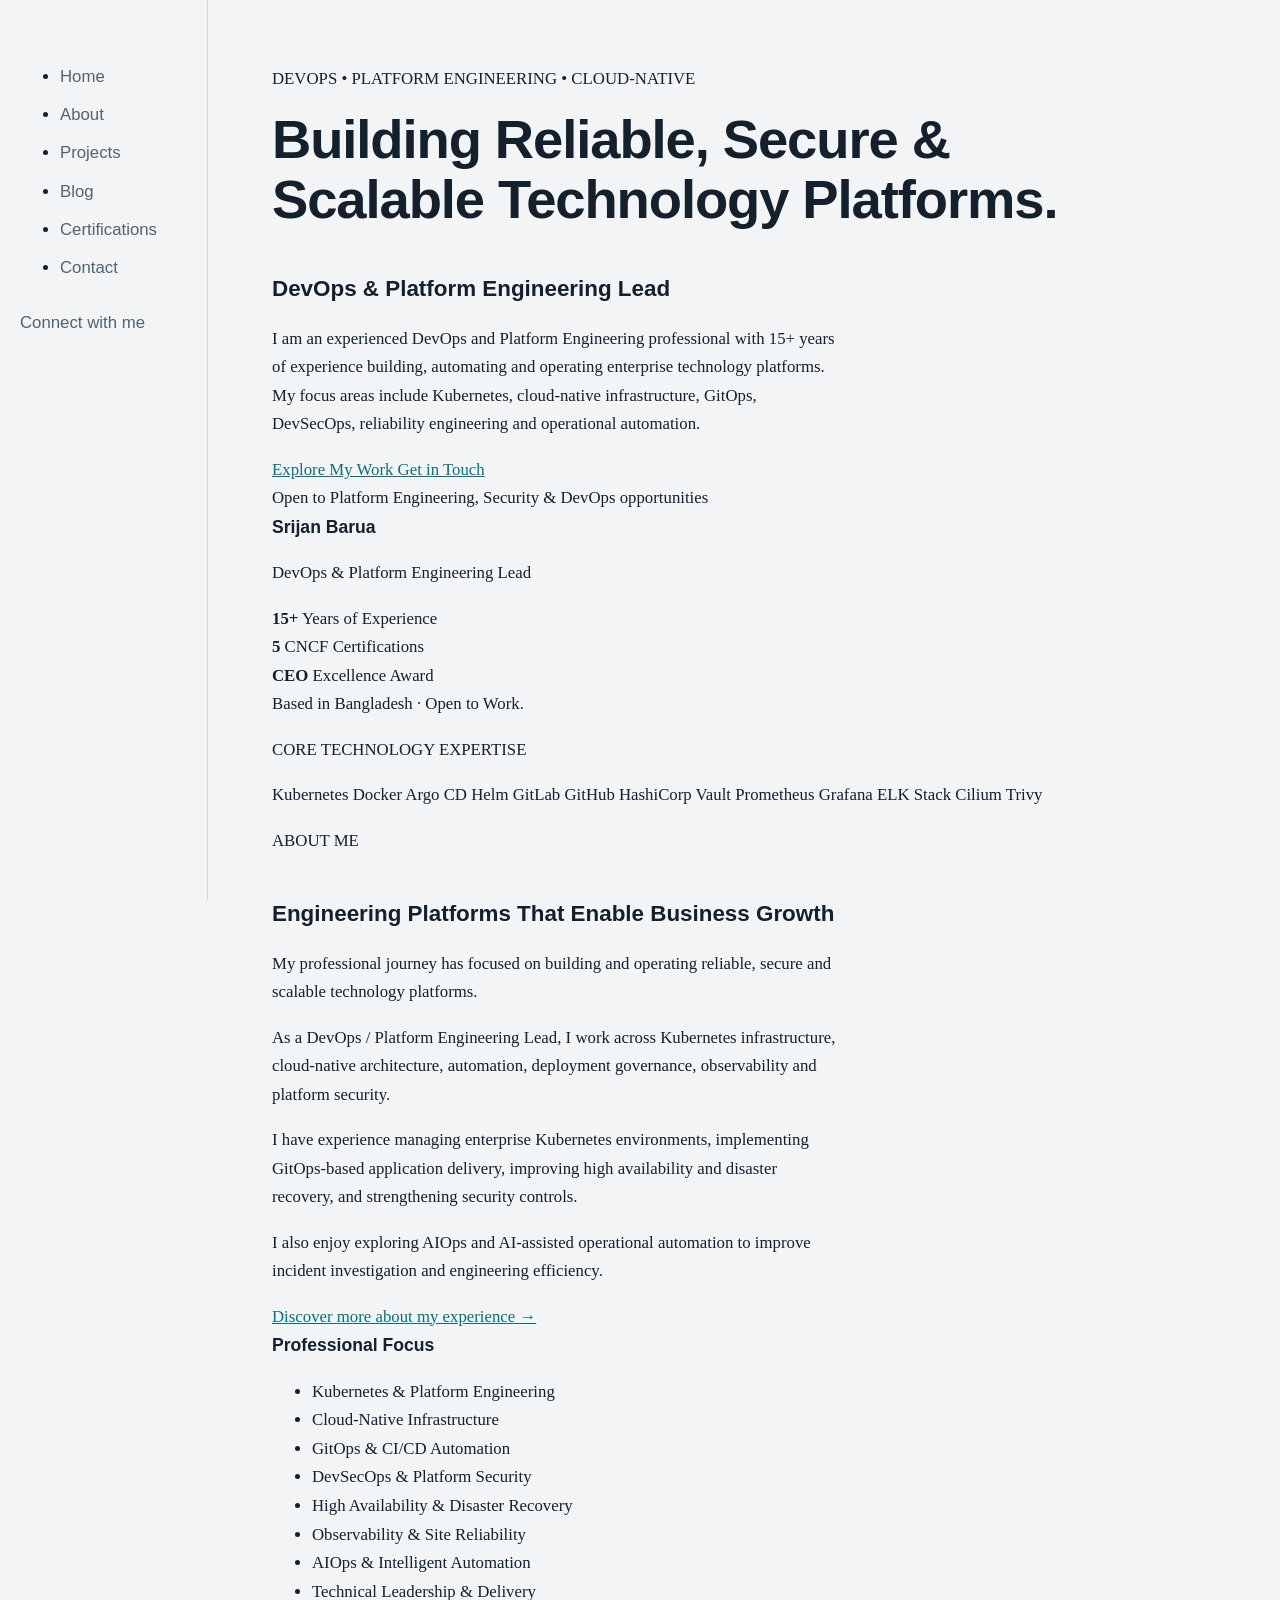
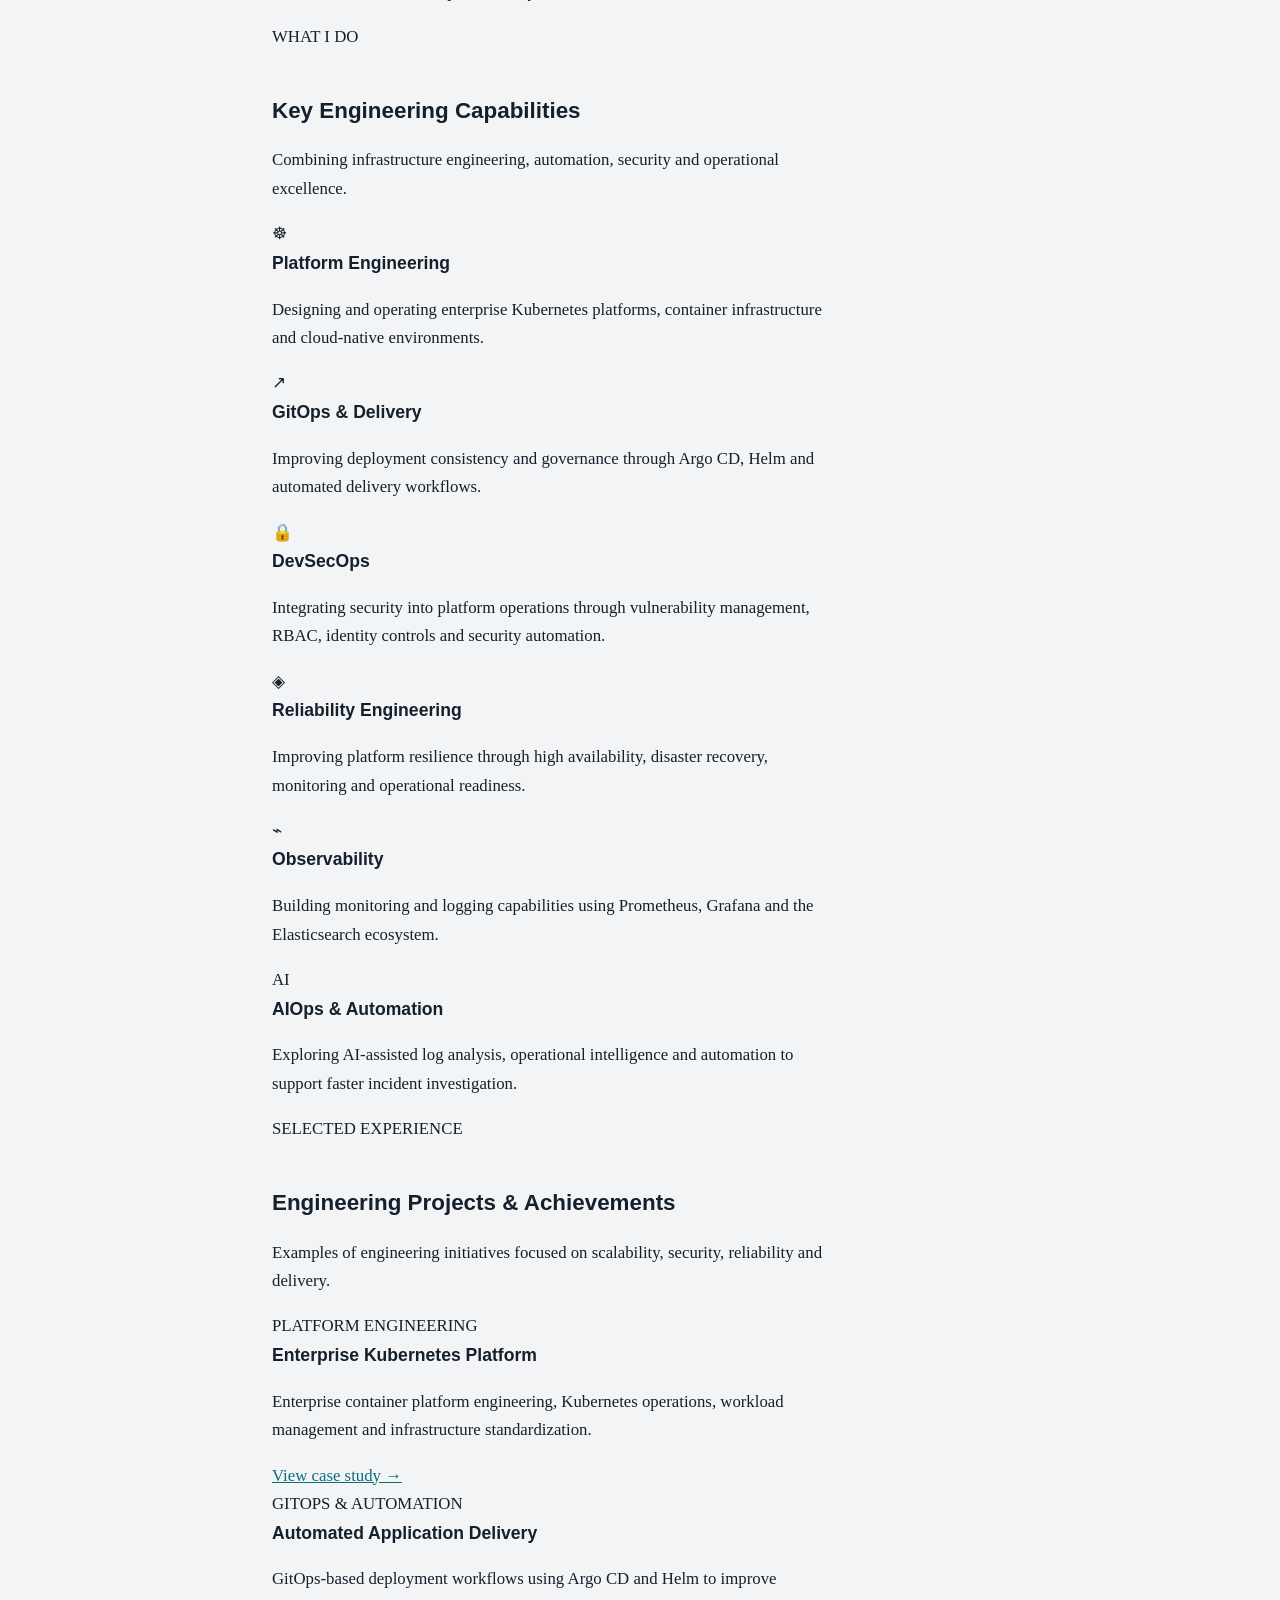
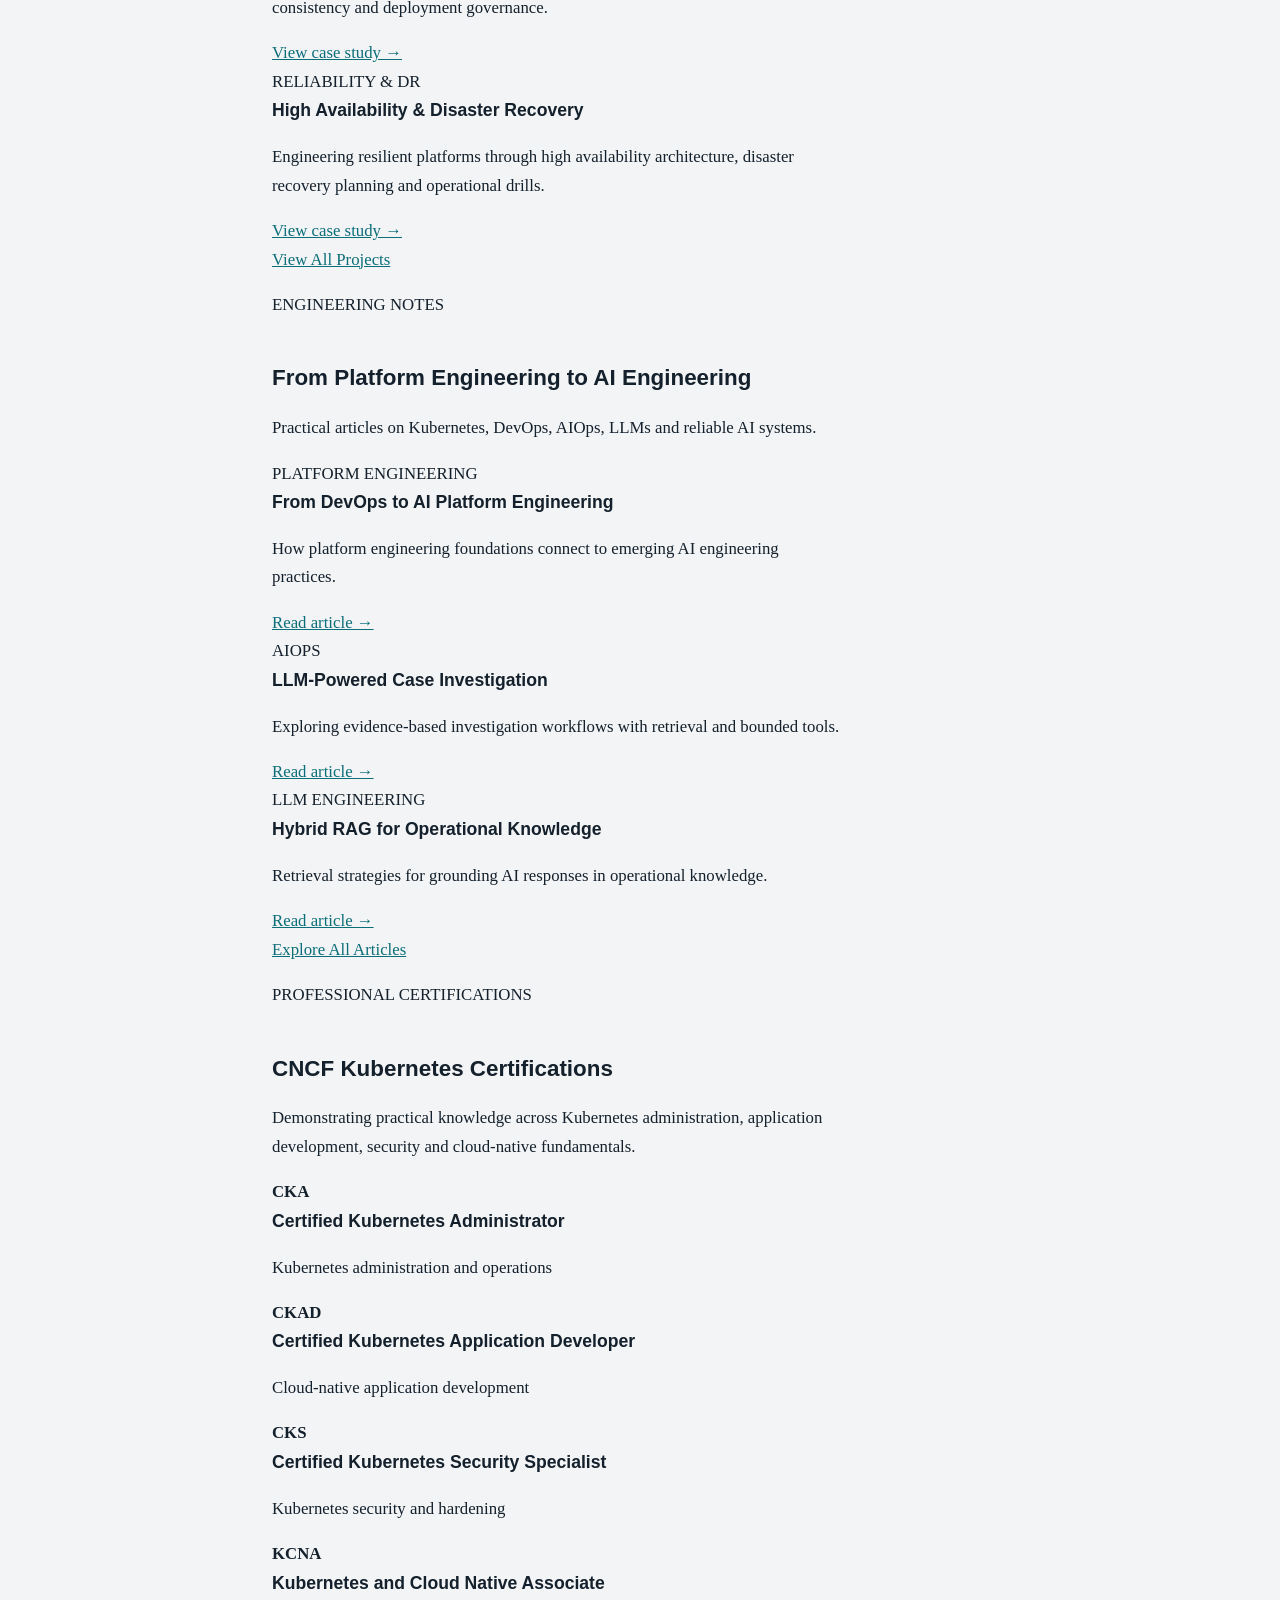
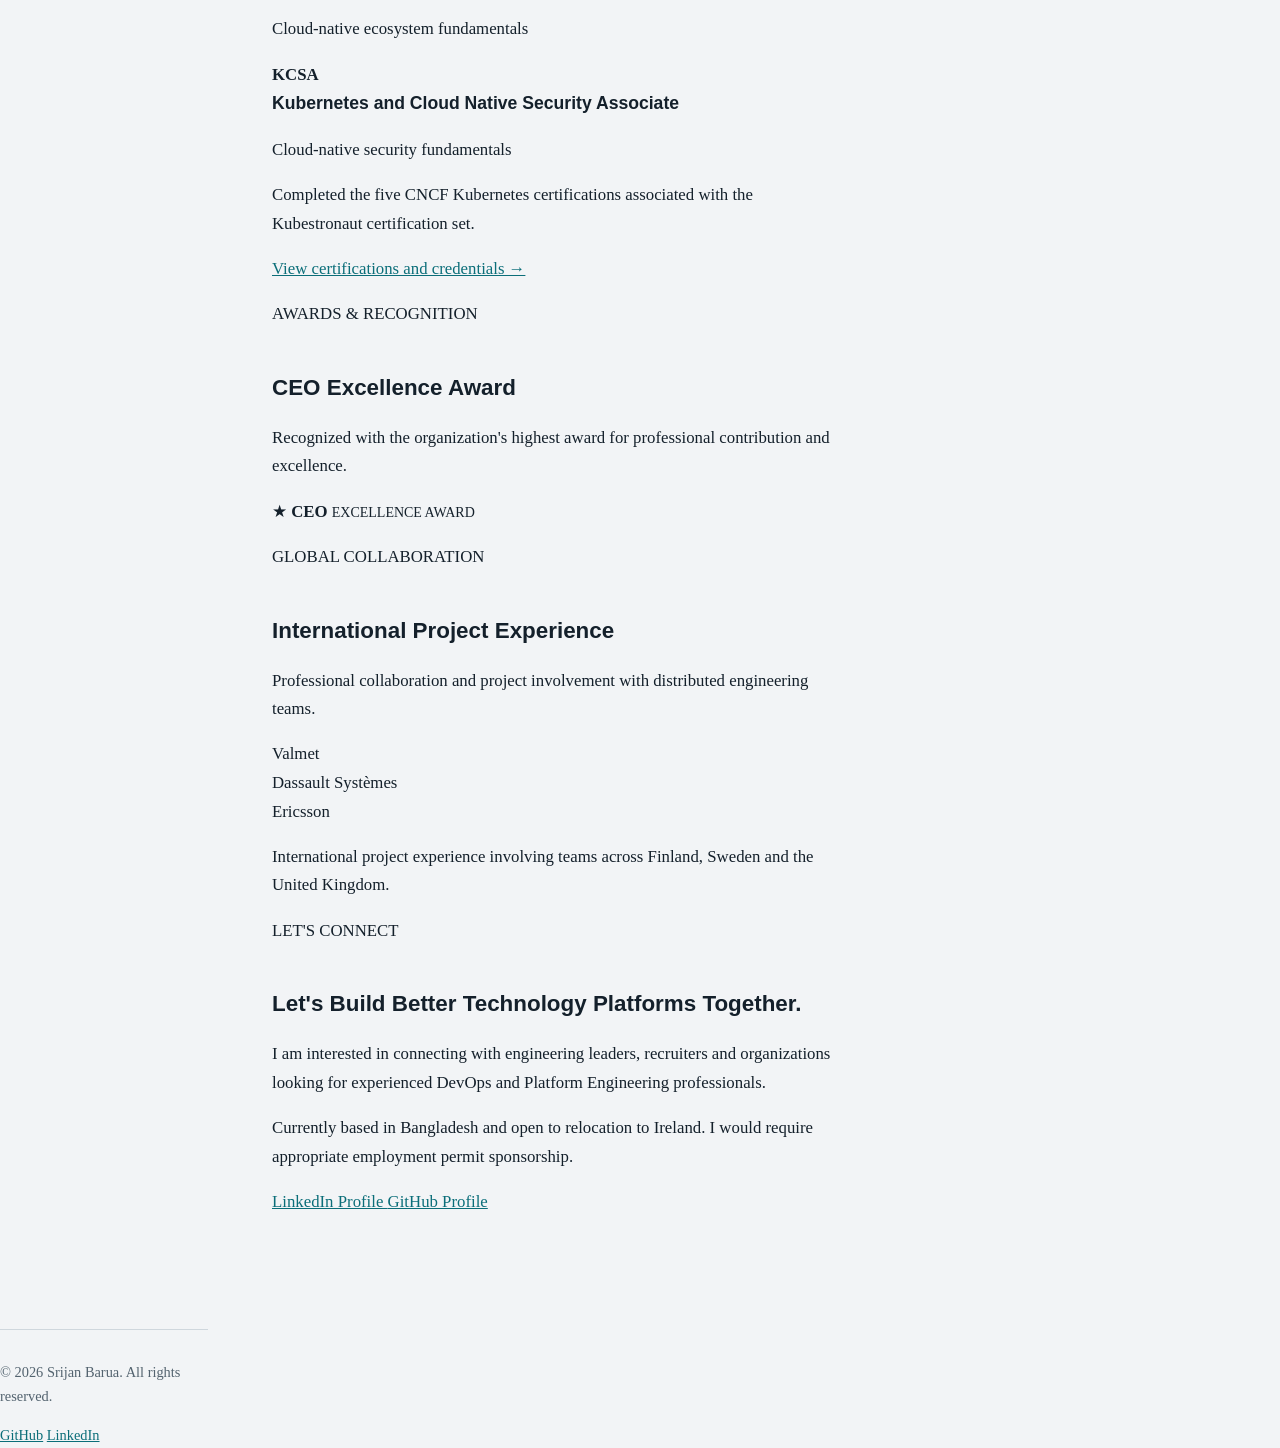
<file: index.html>
<!DOCTYPE html>
<html lang="en">
<head>
    <meta charset="UTF-8">
    <meta name="viewport" content="width=device-width, initial-scale=1.0">

    <title>Srijan Barua | DevOps & Platform Engineering Lead</title>

    <meta name="description" content="Srijan Barua is a DevOps and Platform Engineering Lead specializing in Kubernetes, cloud-native platforms, GitOps, DevSecOps, SRE and automation.">

    <meta name="keywords" content="Srijan Barua, Platform Engineering Lead, DevOps Lead, Kubernetes, GitOps, DevSecOps, SRE">

    <meta name="author" content="Srijan Barua">

    <meta property="og:title" content="Srijan Barua | DevOps & Platform Engineering Lead">
    <meta property="og:description" content="Building secure, scalable and reliable cloud-native platforms.">
    <meta property="og:type" content="website">
    <meta property="og:url" content="https://srijanb40.github.io/">

    <link rel="stylesheet" href="css/style.css">

    <link rel="preconnect" href="https://fonts.googleapis.com">
    <link rel="preconnect" href="https://fonts.gstatic.com" crossorigin>
    <link href="https://fonts.googleapis.com/css2?family=Inter:wght@400;500;600;700;800&display=swap" rel="stylesheet">
</head>

<body>

    <!-- Navigation -->
    <header class="site-header">
        <nav class="navbar container">
            <a href="index.html" class="logo"><span></span></a>

            <ul class="nav-links">
                <li><a href="index.html" class="active">Home</a></li>
                <li><a href="about.html">About</a></li>
                <li><a href="projects.html">Projects</a></li>
                <li><a href="blog/index.html">Blog</a></li>
                <li><a href="certifications.html">Certifications</a></li>
                <li><a href="#contact">Contact</a></li>
            </ul>

            <a href="https://www.linkedin.com/in/srijanbarua/"
               class="nav-cta"
               target="_blank"
               rel="noopener noreferrer">
                Connect with me
            </a>
        </nav>
    </header>

    <main>

        <!-- Hero Section -->
        <section class="hero">
            <div class="container hero-grid">

                <div class="hero-content">

                    <p class="eyebrow">
                        DEVOPS • PLATFORM ENGINEERING • CLOUD-NATIVE
                    </p>

                    <h1>
                        Building Reliable,
                        <span>Secure & Scalable</span>
                        Technology Platforms.
                    </h1>

                    <h2>
                        DevOps & Platform Engineering Lead
                    </h2>

                    <p class="hero-description">
                        I am an experienced DevOps and Platform Engineering
                        professional with 15+ years of experience building,
                        automating and operating enterprise technology platforms.
                        My focus areas include Kubernetes, cloud-native
                        infrastructure, GitOps, DevSecOps, reliability
                        engineering and operational automation.
                    </p>

                    <div class="hero-actions">
                        <a href="projects.html" class="btn btn-primary">
                            Explore My Work
                        </a>

                        <a href="#contact" class="btn btn-secondary">
                            Get in Touch
                        </a>
                    </div>

                    <div class="availability">
                        <span class="status-dot"></span>
                        Open to Platform Engineering, Security & DevOps opportunities
                    </div>

                </div>

                <div class="hero-card">
                    <div class="profile-card">

                        <div class="profile-initials"></div>

                        <h3>Srijan Barua</h3>

                        <p>DevOps & Platform Engineering Lead</p>

                        <div class="profile-divider"></div>

                        <div class="profile-stat">
                            <strong>15+</strong>
                            <span>Years of Experience</span>
                        </div>

                        <div class="profile-stat">
                            <strong>5</strong>
                            <span>CNCF Certifications</span>
                        </div>

                        <div class="profile-stat">
                            <strong>CEO</strong>
                            <span>Excellence Award</span>
                        </div>

                        <div class="profile-location">
                            Based in Bangladesh · Open to Work.
                        </div>

                    </div>
                </div>

            </div>
        </section>

        <!-- Technology Stack -->
        <section class="technology-section">
            <div class="container">

                <p class="section-label">CORE TECHNOLOGY EXPERTISE</p>

                <div class="technology-list">
                    <span>Kubernetes</span>
                    <span>Docker</span>
                    <span>Argo CD</span>
                    <span>Helm</span>
                    <span>GitLab</span>
                    <span>GitHub</span>
                    <span>HashiCorp Vault</span>
                    <span>Prometheus</span>
                    <span>Grafana</span>
                    <span>ELK Stack</span>
                    <span>Cilium</span>
                    <span>Trivy</span>
                </div>

            </div>
        </section>

        <!-- About Section -->
        <section class="section" id="about">
            <div class="container">

                <div class="section-heading">
                    <p class="section-label">ABOUT ME</p>
                    <h2>Engineering Platforms That Enable Business Growth</h2>
                    <p>
                        My professional journey has focused on building and
                        operating reliable, secure and scalable technology
                        platforms.
                    </p>
                </div>

                <div class="about-grid">

                    <div class="about-text">
                        <p>
                            As a DevOps / Platform Engineering Lead, I work
                            across Kubernetes infrastructure, cloud-native
                            architecture, automation, deployment governance,
                            observability and platform security.
                        </p>

                        <p>
                            I have experience managing enterprise Kubernetes
                            environments, implementing GitOps-based application
                            delivery, improving high availability and disaster
                            recovery, and strengthening security controls.
                        </p>

                        <p>
                            I also enjoy exploring AIOps and AI-assisted
                            operational automation to improve incident
                            investigation and engineering efficiency.
                        </p>

                        <a href="about.html" class="text-link">
                            Discover more about my experience →
                        </a>
                    </div>

                    <div class="expertise-card">
                        <h3>Professional Focus</h3>

                        <ul>
                            <li>Kubernetes & Platform Engineering</li>
                            <li>Cloud-Native Infrastructure</li>
                            <li>GitOps & CI/CD Automation</li>
                            <li>DevSecOps & Platform Security</li>
                            <li>High Availability & Disaster Recovery</li>
                            <li>Observability & Site Reliability</li>
                            <li>AIOps & Intelligent Automation</li>
                            <li>Technical Leadership & Delivery</li>
                        </ul>
                    </div>

                </div>

            </div>
        </section>

        <!-- What I Do -->
        <section class="section section-dark">
            <div class="container">

                <div class="section-heading">
                    <p class="section-label">WHAT I DO</p>
                    <h2>Key Engineering Capabilities</h2>
                    <p>
                        Combining infrastructure engineering, automation,
                        security and operational excellence.
                    </p>
                </div>

                <div class="capability-grid">

                    <article class="capability-card">
                        <div class="capability-icon">☸</div>
                        <h3>Platform Engineering</h3>
                        <p>
                            Designing and operating enterprise Kubernetes
                            platforms, container infrastructure and
                            cloud-native environments.
                        </p>
                    </article>

                    <article class="capability-card">
                        <div class="capability-icon">↗</div>
                        <h3>GitOps & Delivery</h3>
                        <p>
                            Improving deployment consistency and governance
                            through Argo CD, Helm and automated delivery
                            workflows.
                        </p>
                    </article>

                    <article class="capability-card">
                        <div class="capability-icon">🔒</div>
                        <h3>DevSecOps</h3>
                        <p>
                            Integrating security into platform operations
                            through vulnerability management, RBAC,
                            identity controls and security automation.
                        </p>
                    </article>

                    <article class="capability-card">
                        <div class="capability-icon">◈</div>
                        <h3>Reliability Engineering</h3>
                        <p>
                            Improving platform resilience through high
                            availability, disaster recovery, monitoring
                            and operational readiness.
                        </p>
                    </article>

                    <article class="capability-card">
                        <div class="capability-icon">⌁</div>
                        <h3>Observability</h3>
                        <p>
                            Building monitoring and logging capabilities
                            using Prometheus, Grafana and the
                            Elasticsearch ecosystem.
                        </p>
                    </article>

                    <article class="capability-card">
                        <div class="capability-icon">AI</div>
                        <h3>AIOps & Automation</h3>
                        <p>
                            Exploring AI-assisted log analysis, operational
                            intelligence and automation to support
                            faster incident investigation.
                        </p>
                    </article>

                </div>

            </div>
        </section>

        <!-- Featured Projects -->
        <section class="section" id="projects">
            <div class="container">

                <div class="section-heading">
                    <p class="section-label">SELECTED EXPERIENCE</p>
                    <h2>Engineering Projects & Achievements</h2>
                    <p>
                        Examples of engineering initiatives focused on
                        scalability, security, reliability and delivery.
                    </p>
                </div>

                <div class="project-grid">

                    <article class="project-card">
                        <span class="project-category">PLATFORM ENGINEERING</span>
                        <h3>Enterprise Kubernetes Platform</h3>
                        <p>
                            Enterprise container platform engineering,
                            Kubernetes operations, workload management
                            and infrastructure standardization.
                        </p>
                        <a href="projects.html">View case study →</a>
                    </article>

                    <article class="project-card">
                        <span class="project-category">GITOPS & AUTOMATION</span>
                        <h3>Automated Application Delivery</h3>
                        <p>
                            GitOps-based deployment workflows using
                            Argo CD and Helm to improve consistency
                            and deployment governance.
                        </p>
                        <a href="projects.html">View case study →</a>
                    </article>

                    <article class="project-card">
                        <span class="project-category">RELIABILITY & DR</span>
                        <h3>High Availability & Disaster Recovery</h3>
                        <p>
                            Engineering resilient platforms through
                            high availability architecture, disaster
                            recovery planning and operational drills.
                        </p>
                        <a href="projects.html">View case study →</a>
                    </article>

                </div>

                <div class="center-action">
                    <a href="projects.html" class="btn btn-secondary">
                        View All Projects
                    </a>
                </div>

            </div>
        </section>

        <!-- Blog Preview -->
        <section class="section" id="blog">
            <div class="container">
                <div class="section-heading">
                    <p class="section-label">ENGINEERING NOTES</p>
                    <h2>From Platform Engineering to AI Engineering</h2>
                    <p>Practical articles on Kubernetes, DevOps, AIOps, LLMs and reliable AI systems.</p>
                </div>
                <div class="project-grid">
                    <article class="project-card">
                        <span class="project-category">PLATFORM ENGINEERING</span>
                        <h3>From DevOps to AI Platform Engineering</h3>
                        <p>How platform engineering foundations connect to emerging AI engineering practices.</p>
                        <a href="blog/01-devops-to-ai-platform-engineering.html">Read article →</a>
                    </article>
                    <article class="project-card">
                        <span class="project-category">AIOPS</span>
                        <h3>LLM-Powered Case Investigation</h3>
                        <p>Exploring evidence-based investigation workflows with retrieval and bounded tools.</p>
                        <a href="blog/02-llm-powered-aiops.html">Read article →</a>
                    </article>
                    <article class="project-card">
                        <span class="project-category">LLM ENGINEERING</span>
                        <h3>Hybrid RAG for Operational Knowledge</h3>
                        <p>Retrieval strategies for grounding AI responses in operational knowledge.</p>
                        <a href="blog/03-hybrid-rag.html">Read article →</a>
                    </article>
                </div>
                <div class="center-action">
                    <a href="blog/index.html" class="btn btn-secondary">Explore All Articles</a>
                </div>
            </div>
        </section>

        <!-- Certifications -->
        <section class="section section-dark" id="certifications">
            <div class="container">

                <div class="section-heading">
                    <p class="section-label">PROFESSIONAL CERTIFICATIONS</p>
                    <h2>CNCF Kubernetes Certifications</h2>
                    <p>
                        Demonstrating practical knowledge across Kubernetes
                        administration, application development, security
                        and cloud-native fundamentals.
                    </p>
                </div>

                <div class="certification-grid">

                    <div class="cert-card">
                        <strong>CKA</strong>
                        <h3>Certified Kubernetes Administrator</h3>
                        <p>Kubernetes administration and operations</p>
                    </div>

                    <div class="cert-card">
                        <strong>CKAD</strong>
                        <h3>Certified Kubernetes Application Developer</h3>
                        <p>Cloud-native application development</p>
                    </div>

                    <div class="cert-card">
                        <strong>CKS</strong>
                        <h3>Certified Kubernetes Security Specialist</h3>
                        <p>Kubernetes security and hardening</p>
                    </div>

                    <div class="cert-card">
                        <strong>KCNA</strong>
                        <h3>Kubernetes and Cloud Native Associate</h3>
                        <p>Cloud-native ecosystem fundamentals</p>
                    </div>

                    <div class="cert-card">
                        <strong>KCSA</strong>
                        <h3>Kubernetes and Cloud Native Security Associate</h3>
                        <p>Cloud-native security fundamentals</p>
                    </div>

                </div>

                <div class="certification-note">
                    <p>
                        Completed the five CNCF Kubernetes certifications
                        associated with the Kubestronaut certification set.
                    </p>

                    <a href="certifications.html" class="text-link">
                        View certifications and credentials →
                    </a>
                </div>

            </div>
        </section>

        <!-- Recognition -->
        <section class="section">
            <div class="container recognition">

                <div>
                    <p class="section-label">AWARDS & RECOGNITION</p>
                    <h2>CEO Excellence Award</h2>
                    <p>
                        Recognized with the organization's highest award
                        for professional contribution and excellence.
                    </p>
                </div>

                <div class="award-symbol">
                    <span>★</span>
                    <strong>CEO</strong>
                    <small>EXCELLENCE AWARD</small>
                </div>

            </div>
        </section>

        <!-- International Experience -->
        <section class="section section-dark">
            <div class="container">

                <div class="section-heading">
                    <p class="section-label">GLOBAL COLLABORATION</p>
                    <h2>International Project Experience</h2>
                    <p>
                        Professional collaboration and project involvement
                        with distributed engineering teams.
                    </p>
                </div>

                <div class="international-content">
                    <div class="company-name">Valmet</div>
                    <div class="company-name">Dassault Systèmes</div>
                    <div class="company-name">Ericsson</div>
                </div>

                <p class="international-description">
                    International project experience involving teams
                    across Finland, Sweden and the United Kingdom.
                </p>

            </div>
        </section>

        <!-- Contact -->
        <section class="section contact-section" id="contact">
            <div class="container">

                <div class="contact-content">
                    <p class="section-label">LET'S CONNECT</p>

                    <h2>
                        Let's Build Better Technology Platforms Together.
                    </h2>

                    <p>
                        I am interested in connecting with engineering
                        leaders, recruiters and organizations looking
                        for experienced DevOps and Platform Engineering
                        professionals.
                    </p>

                    <p class="relocation-note">
                        Currently based in Bangladesh and open to
                        relocation to Ireland. I would require appropriate
                        employment permit sponsorship.
                    </p>

                    <div class="contact-actions">

                        <a href="https://www.linkedin.com/in/srijanbarua/"
                           target="_blank"
                           rel="noopener noreferrer"
                           class="btn btn-primary">
                            LinkedIn Profile
                        </a>

                        <a href="https://github.com/srijanb40"
                           target="_blank"
                           rel="noopener noreferrer"
                           class="btn btn-secondary">
                            GitHub Profile
                        </a>

                    </div>

                </div>

            </div>
        </section>

    </main>

    <!-- Footer -->
    <footer class="site-footer">
        <div class="container footer-content">

            <p>
                © <span id="current-year">2026</span>
                Srijan Barua. All rights reserved.
            </p>

            <div class="footer-links">
                <a href="https://github.com/srijanb40"
                   target="_blank"
                   rel="noopener noreferrer">GitHub</a>

                <a href="https://www.linkedin.com/in/srijanbarua/"
                   target="_blank"
                   rel="noopener noreferrer">LinkedIn</a>
            </div>

        </div>
    </footer>

    <script>
        document.getElementById("current-year").textContent =
            new Date().getFullYear();
    </script>

</body>
</html>
</file>
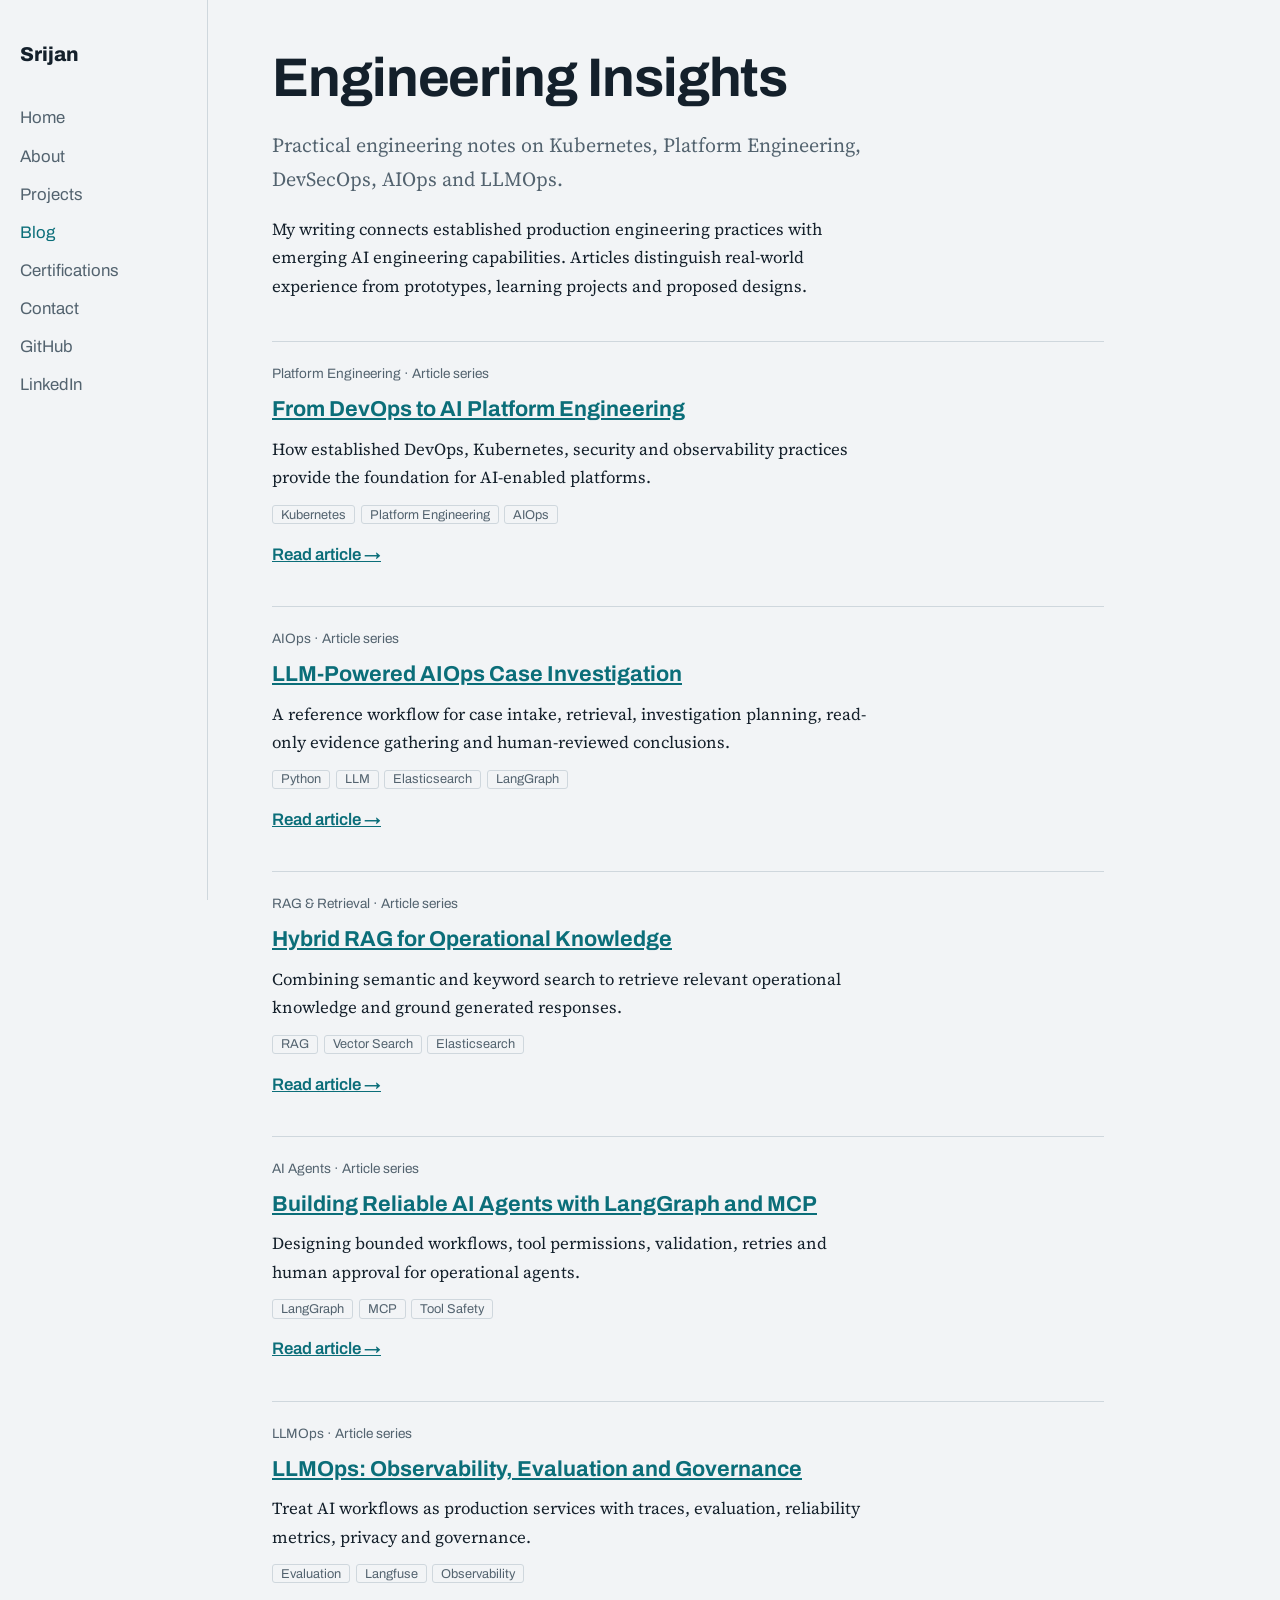
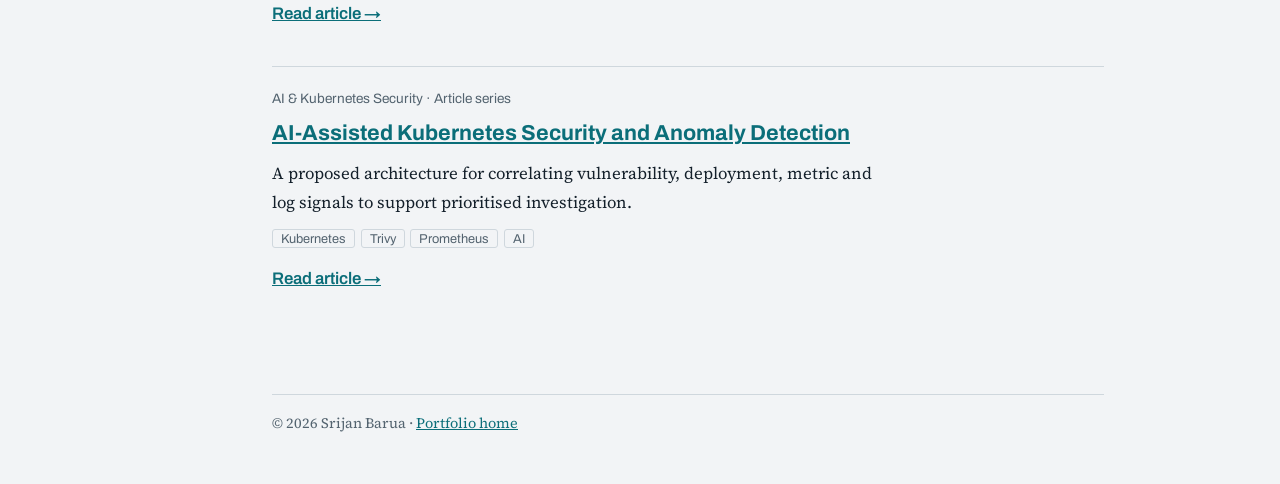
<file: blog/index.html>
<!DOCTYPE html>
<html lang="en"><head><meta charset="UTF-8"><meta name="viewport" content="width=device-width, initial-scale=1">
<title>Blog | Srijan Barua</title><meta name="description" content="Technical articles on Platform Engineering, DevOps, Kubernetes, AIOps and LLMOps.">
<link rel="preconnect" href="https://fonts.googleapis.com"><link rel="preconnect" href="https://fonts.gstatic.com" crossorigin>
<link href="https://fonts.googleapis.com/css2?family=Archivo:wght@500;700;800&family=Source+Serif+4:wght@400;600&display=swap" rel="stylesheet">
<link rel="stylesheet" href="../css/style.css"></head><body><nav aria-label="Main">
<a class="name" href="../index.html">Srijan</a>
<a href="../index.html">Home</a><a href="../about.html">About</a><a href="../projects.html">Projects</a><a href="index.html" aria-current="page">Blog</a><a href="../certifications.html">Certifications</a><a href="../index.html#contact">Contact</a>
<a href="https://github.com/srijanb40" target="_blank" rel="noopener noreferrer">GitHub</a><a href="https://www.linkedin.com/in/srijanbarua/" target="_blank" rel="noopener noreferrer">LinkedIn</a></nav><main>
<div class="blog-intro"><h1>Engineering Insights</h1>
<p class="lead">Practical engineering notes on Kubernetes, Platform Engineering, DevSecOps, AIOps and LLMOps.</p>
<p>My writing connects established production engineering practices with emerging AI engineering capabilities. Articles distinguish real-world experience from prototypes, learning projects and proposed designs.</p></div>
<div class="blog-list"><article class="blog-card"><div class="blog-meta">Platform Engineering · Article series</div><h2><a href="01-devops-to-ai-platform-engineering.html">From DevOps to AI Platform Engineering</a></h2><p class="blog-excerpt">How established DevOps, Kubernetes, security and observability practices provide the foundation for AI-enabled platforms.</p><div class="blog-tags"><span>Kubernetes</span><span>Platform Engineering</span><span>AIOps</span></div><p><a class="read-link" href="01-devops-to-ai-platform-engineering.html">Read article →</a></p></article><article class="blog-card"><div class="blog-meta">AIOps · Article series</div><h2><a href="02-llm-powered-aiops.html">LLM-Powered AIOps Case Investigation</a></h2><p class="blog-excerpt">A reference workflow for case intake, retrieval, investigation planning, read-only evidence gathering and human-reviewed conclusions.</p><div class="blog-tags"><span>Python</span><span>LLM</span><span>Elasticsearch</span><span>LangGraph</span></div><p><a class="read-link" href="02-llm-powered-aiops.html">Read article →</a></p></article><article class="blog-card"><div class="blog-meta">RAG & Retrieval · Article series</div><h2><a href="03-hybrid-rag.html">Hybrid RAG for Operational Knowledge</a></h2><p class="blog-excerpt">Combining semantic and keyword search to retrieve relevant operational knowledge and ground generated responses.</p><div class="blog-tags"><span>RAG</span><span>Vector Search</span><span>Elasticsearch</span></div><p><a class="read-link" href="03-hybrid-rag.html">Read article →</a></p></article><article class="blog-card"><div class="blog-meta">AI Agents · Article series</div><h2><a href="04-reliable-ai-agents.html">Building Reliable AI Agents with LangGraph and MCP</a></h2><p class="blog-excerpt">Designing bounded workflows, tool permissions, validation, retries and human approval for operational agents.</p><div class="blog-tags"><span>LangGraph</span><span>MCP</span><span>Tool Safety</span></div><p><a class="read-link" href="04-reliable-ai-agents.html">Read article →</a></p></article><article class="blog-card"><div class="blog-meta">LLMOps · Article series</div><h2><a href="05-llmops-observability.html">LLMOps: Observability, Evaluation and Governance</a></h2><p class="blog-excerpt">Treat AI workflows as production services with traces, evaluation, reliability metrics, privacy and governance.</p><div class="blog-tags"><span>Evaluation</span><span>Langfuse</span><span>Observability</span></div><p><a class="read-link" href="05-llmops-observability.html">Read article →</a></p></article><article class="blog-card"><div class="blog-meta">AI & Kubernetes Security · Article series</div><h2><a href="06-ai-kubernetes-security.html">AI-Assisted Kubernetes Security and Anomaly Detection</a></h2><p class="blog-excerpt">A proposed architecture for correlating vulnerability, deployment, metric and log signals to support prioritised investigation.</p><div class="blog-tags"><span>Kubernetes</span><span>Trivy</span><span>Prometheus</span><span>AI</span></div><p><a class="read-link" href="06-ai-kubernetes-security.html">Read article →</a></p></article></div><footer>© 2026 Srijan Barua · <a href="../index.html">Portfolio home</a></footer></main></body></html>
</file>
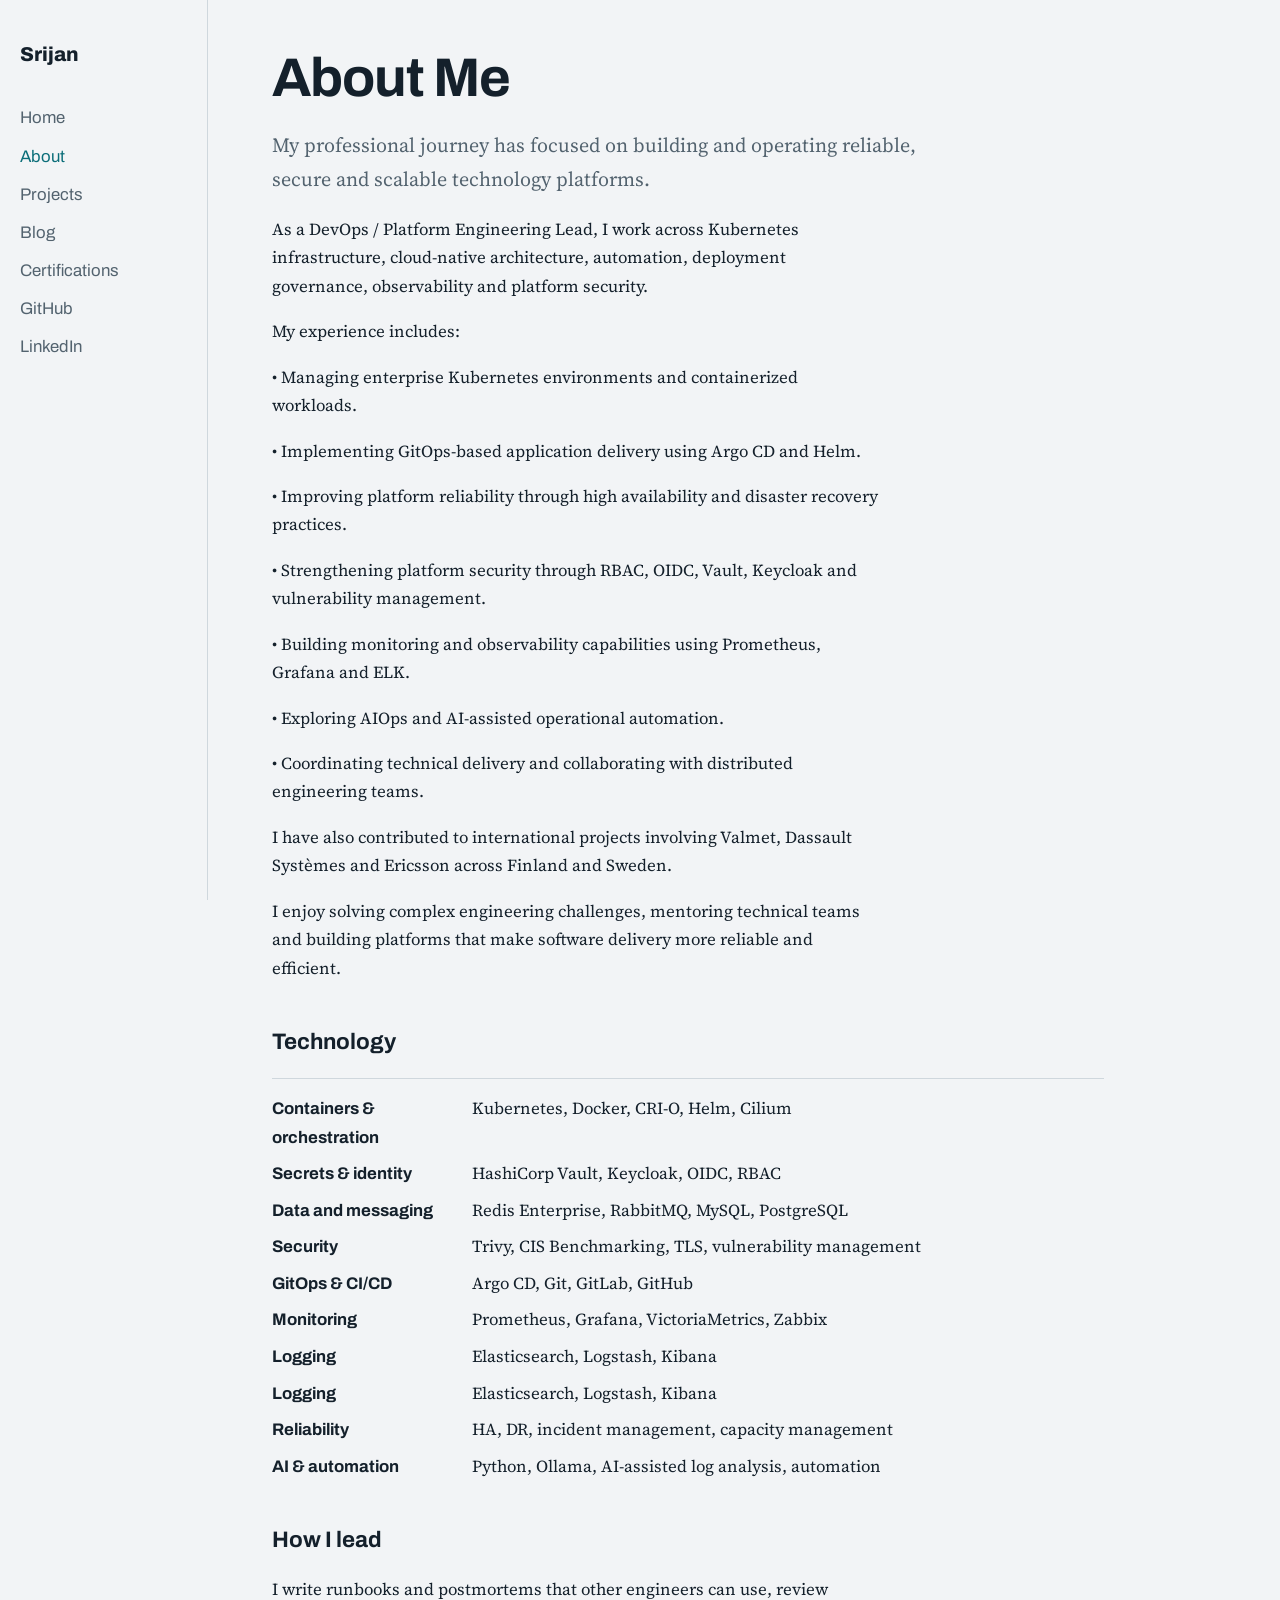
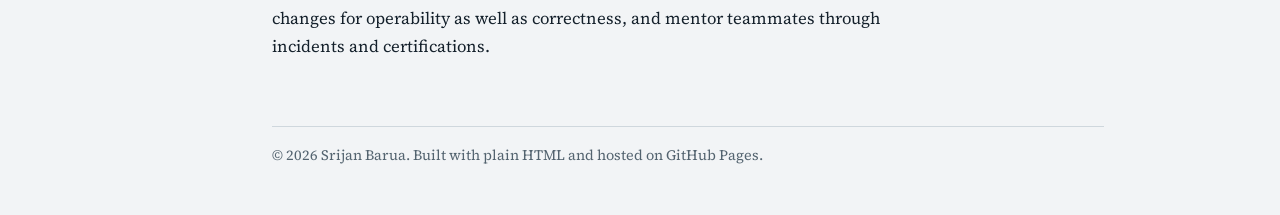
<file: about.html>
<!DOCTYPE html>
<html lang="en"><head><meta charset="UTF-8"><meta name="viewport" content="width=device-width, initial-scale=1">
<title>About | Srijan</title><meta name="description" content="Srijan: platform engineer focused on Kubernetes, GitOps, DevSecOps and observability.">
<link rel="preconnect" href="https://fonts.googleapis.com"><link rel="preconnect" href="https://fonts.gstatic.com" crossorigin>
<link href="https://fonts.googleapis.com/css2?family=Archivo:wght@500;700;800&family=Source+Serif+4:wght@400;600&display=swap" rel="stylesheet">
<link rel="stylesheet" href="css/style.css"></head><body>
<nav aria-label="Main"><a class="name" href="index.html">Srijan</a>
<a href="index.html">Home</a><a href="about.html" aria-current="page">About</a><a href="projects.html">Projects</a><a href="blog/index.html">Blog</a><a href="certifications.html">Certifications</a>
<a href="https://github.com/srijanb40">GitHub</a><a href="https://www.linkedin.com/in/srijanbarua/">LinkedIn</a></nav><main>
<h1>About Me</h1>
<p class="lead">My professional journey has focused on building and operating reliable, secure and scalable technology platforms.</p>
<p>As a DevOps / Platform Engineering Lead, I work across Kubernetes infrastructure, cloud-native architecture, automation, deployment governance, observability and platform security.</p>
<p>My experience includes:</p>
<p>&bull; Managing enterprise Kubernetes environments and containerized workloads.</p>
<p>&bull; Implementing GitOps-based application delivery using Argo CD and Helm.</p>
<p>&bull; Improving platform reliability through high availability and disaster recovery practices.</p>
<p>&bull; Strengthening platform security through RBAC, OIDC, Vault, Keycloak and vulnerability management.</p>
<p>&bull; Building monitoring and observability capabilities using Prometheus, Grafana and ELK.</p>
<p>&bull; Exploring AIOps and AI-assisted operational automation.</p>
<p>&bull; Coordinating technical delivery and collaborating with distributed engineering teams.</p>

<p>I have also contributed to international projects involving Valmet, Dassault Systèmes and Ericsson across Finland and Sweden.</p>

<p>I enjoy solving complex engineering challenges, mentoring technical teams and building platforms that make software delivery more reliable and efficient.</p>
<h2>Technology</h2>
<dl>
<dt>Containers & orchestration</dt><dd>Kubernetes, Docker, CRI-O, Helm, Cilium</dd>
<dt>Secrets & identity</dt><dd>HashiCorp Vault, Keycloak, OIDC, RBAC</dd>
<dt>Data and messaging</dt><dd>Redis Enterprise, RabbitMQ, MySQL, PostgreSQL</dd>
<dt>Security</dt><dd>Trivy, CIS Benchmarking, TLS, vulnerability management</dd>
<dt>GitOps & CI/CD</dt><dd>Argo CD, Git, GitLab, GitHub</dd>
<dt>Monitoring</dt><dd>Prometheus, Grafana, VictoriaMetrics, Zabbix</dd>
<dt>Logging</dt><dd>Elasticsearch, Logstash, Kibana</dd>
<dt>Logging</dt><dd>Elasticsearch, Logstash, Kibana</dd>
<dt>Reliability</dt><dd>HA, DR, incident management, capacity management</dd>
<dt>AI & automation</dt><dd>Python, Ollama, AI-assisted log analysis, automation</dd>
</dl>
<h2>How I lead</h2>
<p>I write runbooks and postmortems that other engineers can use, review changes for operability as well as correctness, and mentor teammates through incidents and certifications.</p>
<footer>© 2026 Srijan Barua. Built with plain HTML and hosted on GitHub Pages.</footer></main></body></html>
</file>
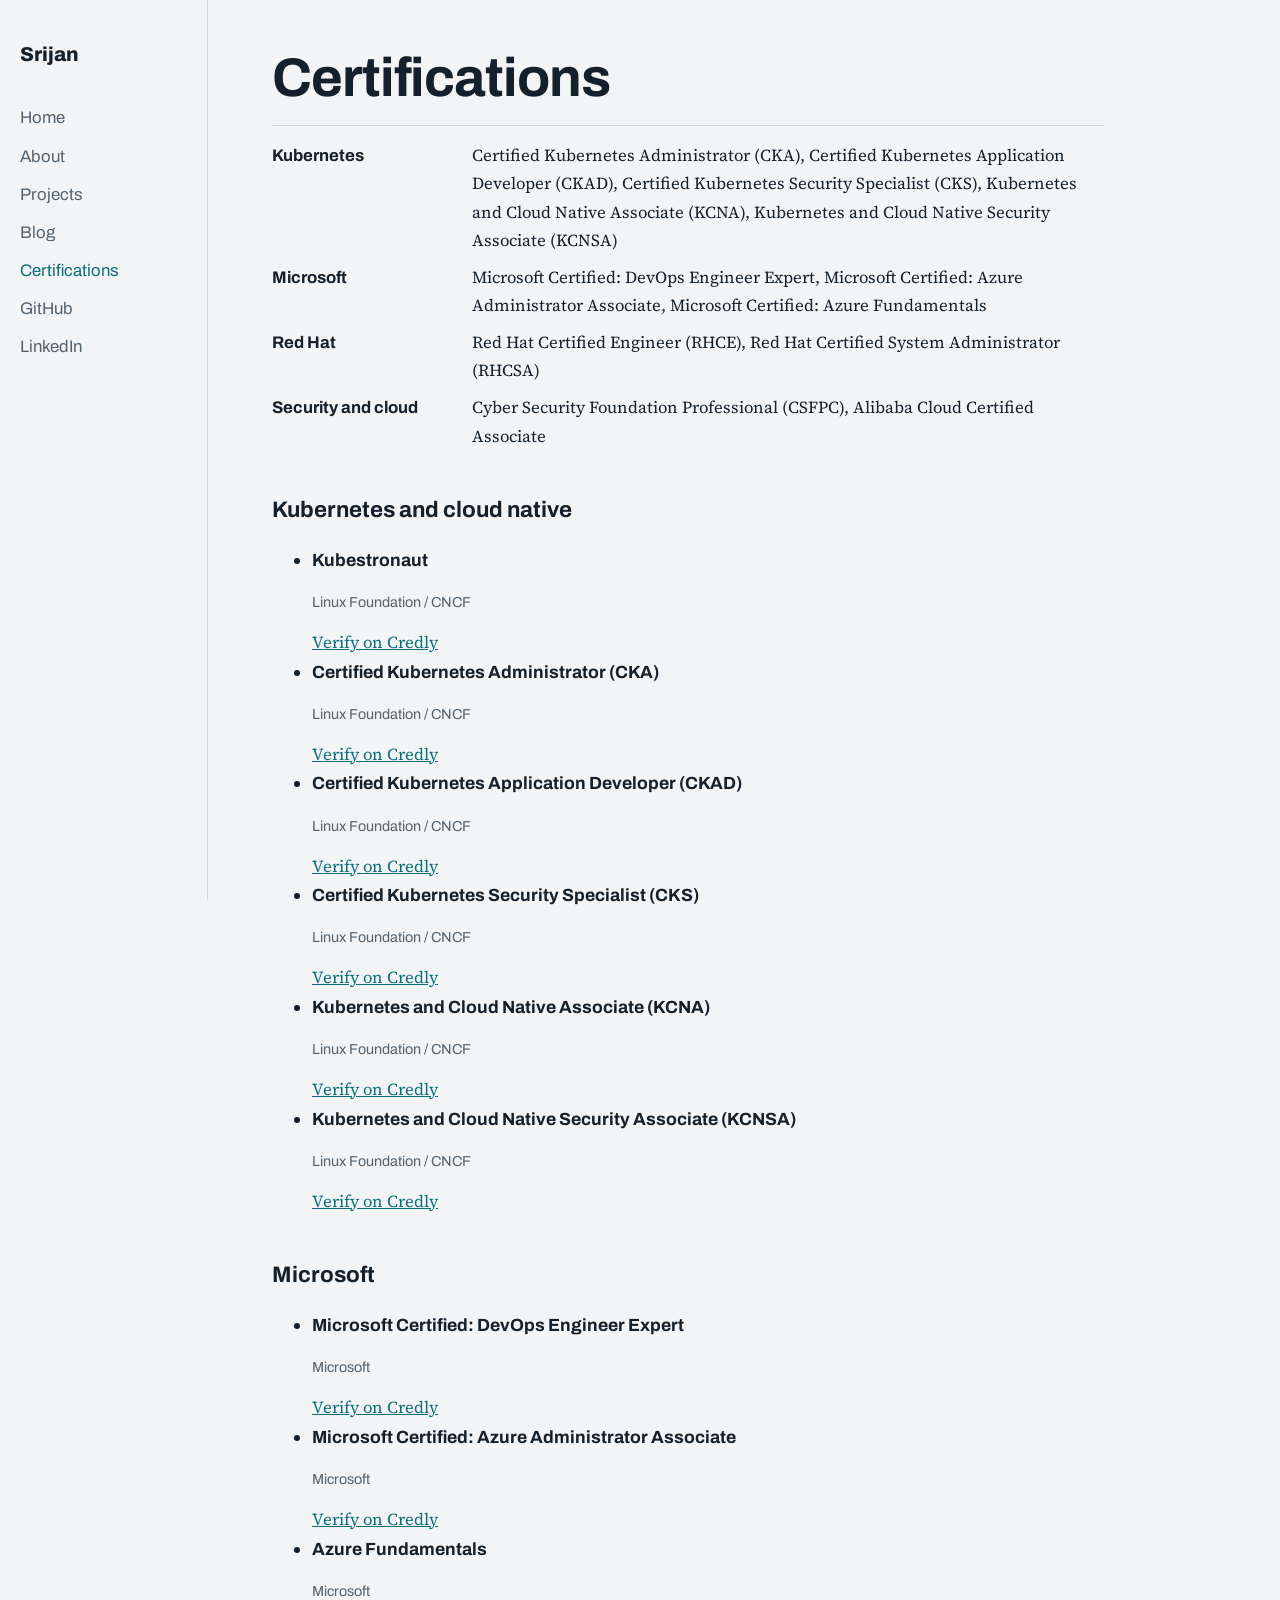
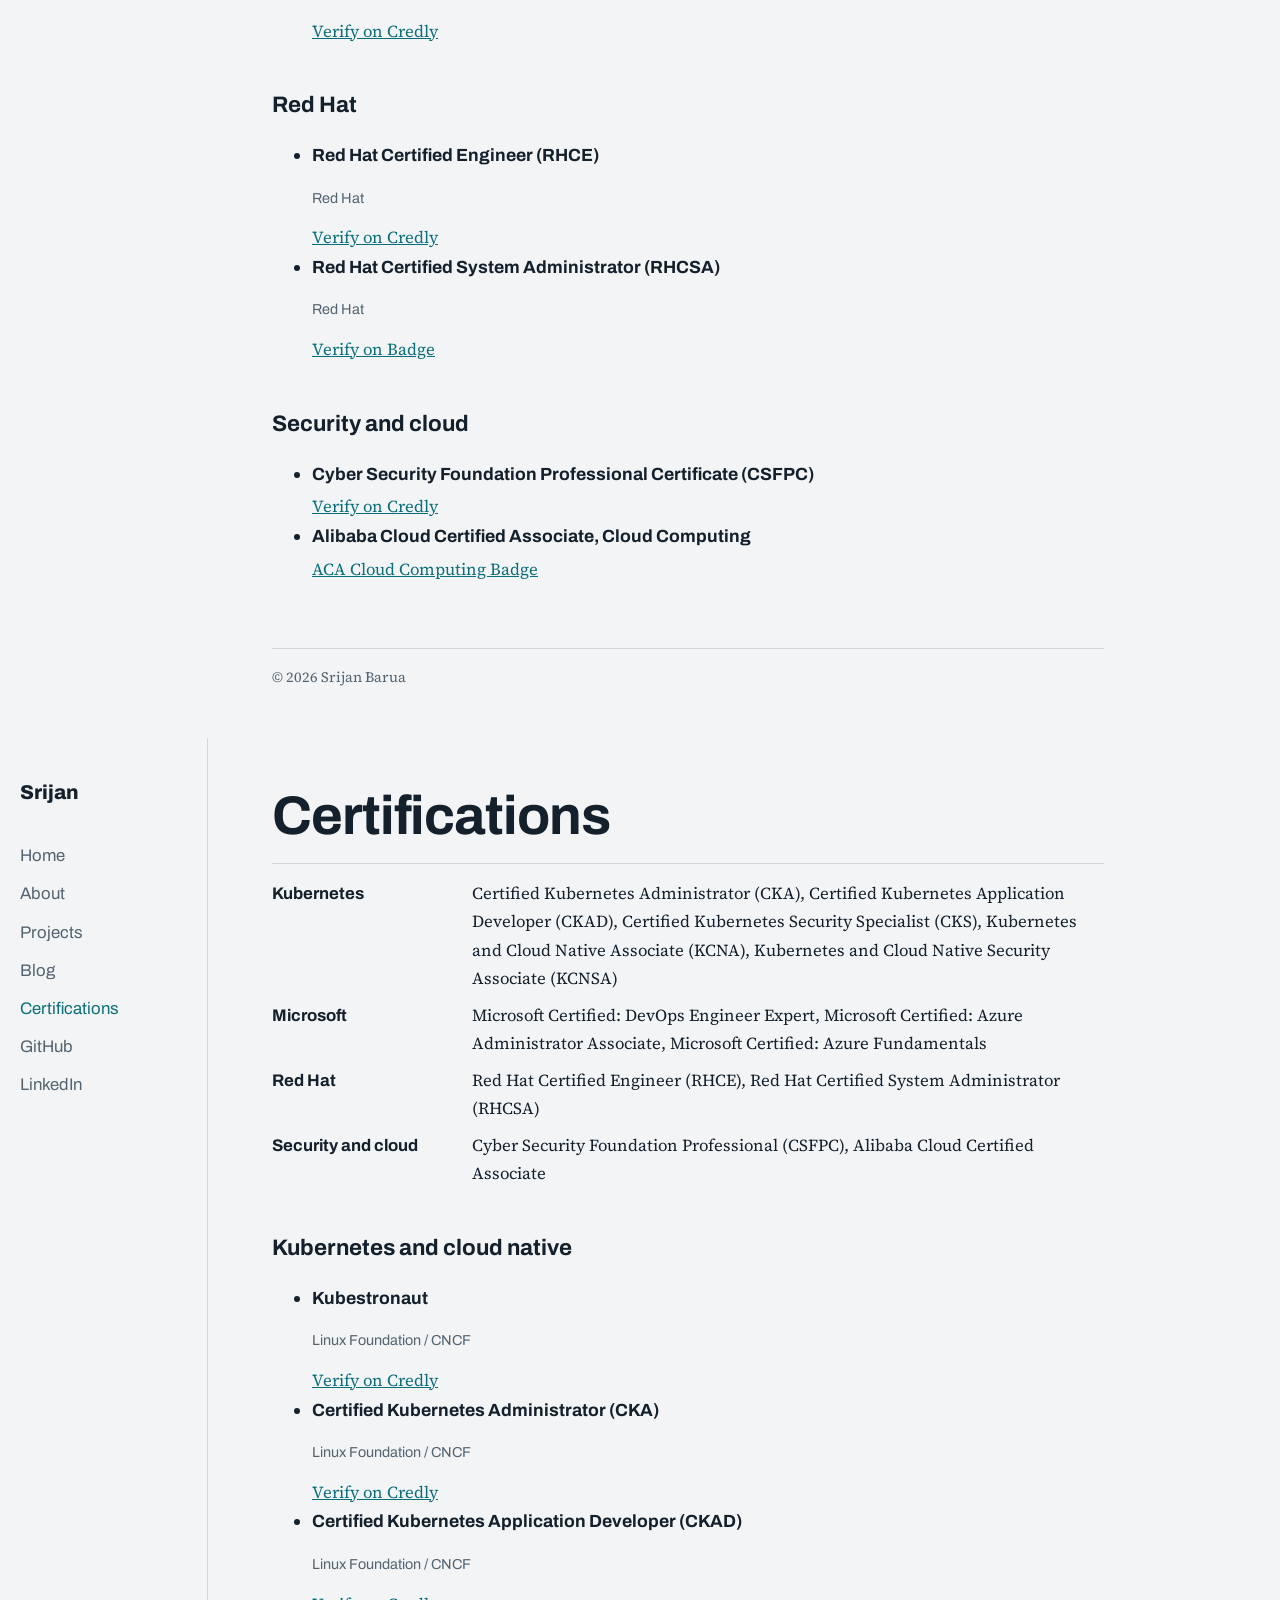
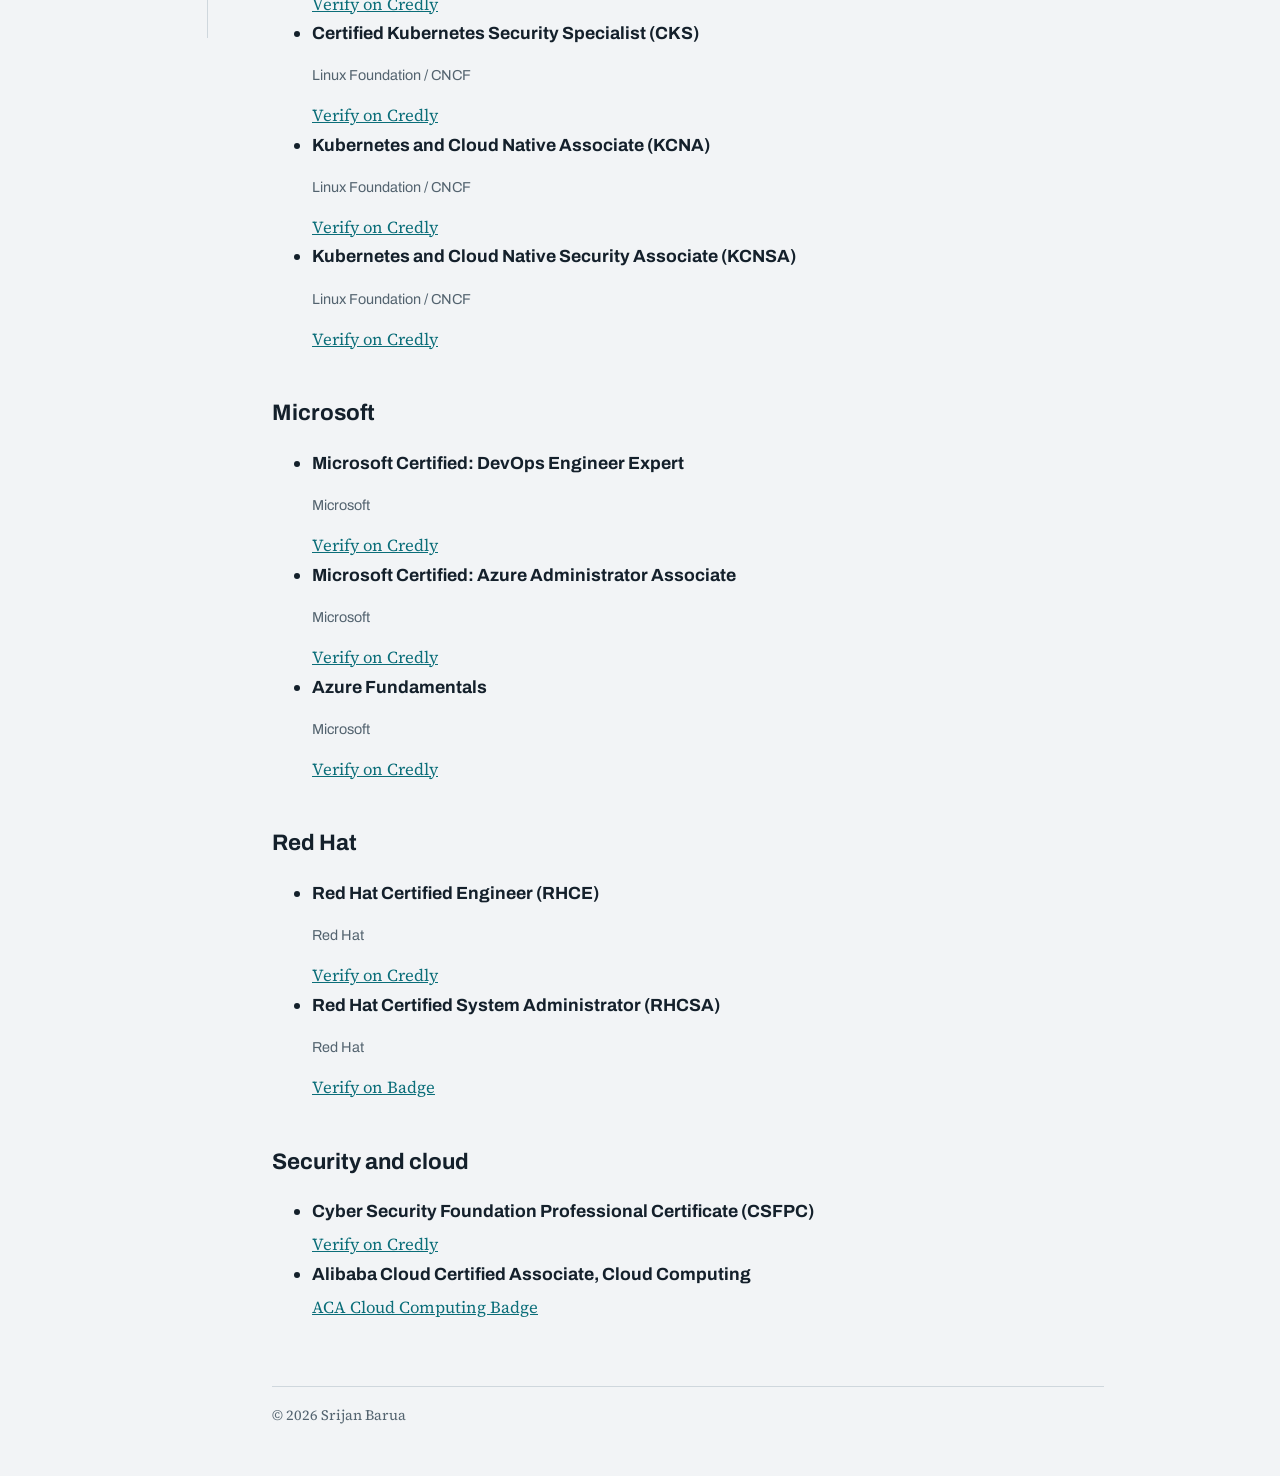
<file: certifications.html>
<!DOCTYPE html>
<html lang="en"><head><meta charset="UTF-8"><meta name="viewport" content="width=device-width, initial-scale=1">
<title>Certifications | Srijan</title><meta name="description" content="Srijan: platform engineer focused on Kubernetes, GitOps, DevSecOps and observability.">
<link rel="preconnect" href="https://fonts.googleapis.com"><link rel="preconnect" href="https://fonts.gstatic.com" crossorigin>
<link href="https://fonts.googleapis.com/css2?family=Archivo:wght@500;700;800&family=Source+Serif+4:wght@400;600&display=swap" rel="stylesheet">
<link rel="stylesheet" href="css/style.css"></head><body>
<nav aria-label="Main"><a class="name" href="index.html">Srijan</a>
<a href="index.html">Home</a><a href="about.html">About</a><a href="projects.html">Projects</a><a href="blog/index.html">Blog</a><a href="certifications.html" aria-current="page">Certifications</a>
<a href="https://github.com/srijanb40">GitHub</a><a href="https://www.linkedin.com/in/srijanbarua/">LinkedIn</a></nav><main>
<h1>Certifications</h1>
<dl>
<dt>Kubernetes</dt><dd>Certified Kubernetes Administrator (CKA), Certified Kubernetes Application Developer (CKAD), Certified Kubernetes Security Specialist (CKS), Kubernetes and Cloud Native Associate (KCNA), Kubernetes and Cloud Native Security Associate (KCNSA)</dd>
<dt>Microsoft</dt><dd>Microsoft Certified: DevOps Engineer Expert, Microsoft Certified: Azure Administrator Associate, Microsoft Certified: Azure Fundamentals</dd>
<dt>Red Hat</dt><dd>Red Hat Certified Engineer (RHCE), Red Hat Certified System Administrator (RHCSA)</dd>
<dt>Security and cloud</dt><dd>Cyber Security Foundation Professional (CSFPC), Alibaba Cloud Certified Associate</dd>
</dl>

<h2>Kubernetes and cloud native</h2>
<ul class="certs">
<li class="cert"><h3>Kubestronaut</h3><p class="meta">Linux Foundation / CNCF</p><a class="verify" href="https://www.credly.com/badges/cf92408f-b18c-43a7-9ee2-63186228292d/public_url" target="_blank" rel="noopener">Verify on Credly</a></div></li>
<li class="cert"><h3>Certified Kubernetes Administrator (CKA)</h3><p class="meta">Linux Foundation / CNCF</p><a class="verify" href="https://www.credly.com/badges/4a30fce7-e565-4737-967a-24797c1f8418/public_url" target="_blank" rel="noopener">Verify on Credly</a></div></li>
<li class="cert"><h3>Certified Kubernetes Application Developer (CKAD)</h3><p class="meta">Linux Foundation / CNCF</p><a class="verify" href="https://www.credly.com/badges/5b80137f-e5d7-4dbb-a678-45dcc6a5ad83/public_url" target="_blank" rel="noopener">Verify on Credly</a></div></li>
<li class="cert"><h3>Certified Kubernetes Security Specialist (CKS)</h3><p class="meta">Linux Foundation / CNCF</p><a class="verify" href="https://www.credly.com/badges/28fd3dae-4f56-40b6-8e22-165505a3f5c1/public_url" target="_blank" rel="noopener">Verify on Credly</a></div></li>
<li class="cert"><h3>Kubernetes and Cloud Native Associate (KCNA)</h3><p class="meta">Linux Foundation / CNCF</p><a class="verify" href="https://www.credly.com/badges/36356258-b0d2-48ec-9968-348809170e97/public_url" target="_blank" rel="noopener">Verify on Credly</a></div></li>
<li class="cert"><h3>Kubernetes and Cloud Native Security Associate (KCNSA)</h3><p class="meta">Linux Foundation / CNCF</p><a class="verify" href="https://www.credly.com/badges/4c515392-ef6b-4901-bb95-d5f81c46b69c/public_url" target="_blank" rel="noopener">Verify on Credly</a></div></li>
</ul>
<h2>Microsoft</h2>
<ul class="certs">
<li class="cert"><h3>Microsoft Certified: DevOps Engineer Expert</h3><p class="meta">Microsoft</p><a class="verify" href="https://www.credly.com/badges/814beb11-0a21-4f2d-919a-6c779baead18?" target="_blank" rel="noopener">Verify on Credly</a></div></li>
<li class="cert"><h3>Microsoft Certified: Azure Administrator Associate</h3><p class="meta">Microsoft</p><a class="verify" href="https://www.credly.com/badges/23539647-3662-4cc7-b51d-d039186dfcd5" target="_blank" rel="noopener">Verify on Credly</a></div></li>
<li class="cert"><h3>Azure Fundamentals</h3><p class="meta">Microsoft</p><a class="verify" href="https://www.credly.com/badges/185326ba-05f3-43de-9813-d6e7e5cc6f33" target="_blank" rel="noopener">Verify on Credly</a></div></li>
</ul>
<h2>Red Hat</h2>
<ul class="certs">
<li class="cert"><h3>Red Hat Certified Engineer (RHCE)</h3><p class="meta">Red Hat</p><a class="verify" href="https://www.credly.com/badges/PASTE-BADGE-ID-RHCE/public_url" target="_blank" rel="noopener">Verify on Credly</a></div></li>
<li class="cert"><h3>Red Hat Certified System Administrator (RHCSA)</h3><p class="meta">Red Hat</p><a class="verify" href="https://www.credly.com/badges/PASTE-BADGE-ID-RHCSA/public_url" target="_blank" rel="noopener">Verify on Badge</a></div></li>
</ul>
<h2>Security and cloud</h2>
<ul class="certs">
<li class="cert"><h3>Cyber Security Foundation Professional Certificate (CSFPC)</h3><a class="verify" href="https://www.credly.com/badges/a551a3b0-07bc-458c-ab51-3ba0cbf7cd5b?" target="_blank" rel="noopener">Verify on Credly</a></div></li>
<li class="cert"><h3>Alibaba Cloud Certified Associate, Cloud Computing</h3><a class="verify" href="https://xuecdn2.aliyunedu.net/img_b534ccb43c14ece6116c8f2a54babbb4.png" target="_blank" rel="noopener">ACA Cloud Computing Badge</a></div></li>
</ul>
<footer>© 2026 Srijan Barua</footer></main></body></html>
<!DOCTYPE html>
<html lang="en"><head><meta charset="UTF-8"><meta name="viewport" content="width=device-width, initial-scale=1">
<title>Certifications | Srijan</title><meta name="description" content="Srijan: platform engineer focused on Kubernetes, GitOps, DevSecOps and observability.">
<link rel="preconnect" href="https://fonts.googleapis.com"><link rel="preconnect" href="https://fonts.gstatic.com" crossorigin>
<link href="https://fonts.googleapis.com/css2?family=Archivo:wght@500;700;800&family=Source+Serif+4:wght@400;600&display=swap" rel="stylesheet">
<link rel="stylesheet" href="css/style.css"></head><body>
<nav aria-label="Main"><a class="name" href="index.html">Srijan</a>
<a href="index.html">Home</a><a href="about.html">About</a><a href="projects.html">Projects</a><a href="blog/index.html">Blog</a><a href="certifications.html" aria-current="page">Certifications</a>
<a href="https://github.com/srijanb40">GitHub</a><a href="https://www.linkedin.com/in/srijanbarua/">LinkedIn</a></nav><main>
<h1>Certifications</h1>
<dl>
<dt>Kubernetes</dt><dd>Certified Kubernetes Administrator (CKA), Certified Kubernetes Application Developer (CKAD), Certified Kubernetes Security Specialist (CKS), Kubernetes and Cloud Native Associate (KCNA), Kubernetes and Cloud Native Security Associate (KCNSA)</dd>
<dt>Microsoft</dt><dd>Microsoft Certified: DevOps Engineer Expert, Microsoft Certified: Azure Administrator Associate, Microsoft Certified: Azure Fundamentals</dd>
<dt>Red Hat</dt><dd>Red Hat Certified Engineer (RHCE), Red Hat Certified System Administrator (RHCSA)</dd>
<dt>Security and cloud</dt><dd>Cyber Security Foundation Professional (CSFPC), Alibaba Cloud Certified Associate</dd>
</dl>

<h2>Kubernetes and cloud native</h2>
<ul class="certs">
<li class="cert"><h3>Kubestronaut</h3><p class="meta">Linux Foundation / CNCF</p><a class="verify" href="https://www.credly.com/badges/cf92408f-b18c-43a7-9ee2-63186228292d/public_url" target="_blank" rel="noopener">Verify on Credly</a></div></li>
<li class="cert"><h3>Certified Kubernetes Administrator (CKA)</h3><p class="meta">Linux Foundation / CNCF</p><a class="verify" href="https://www.credly.com/badges/4a30fce7-e565-4737-967a-24797c1f8418/public_url" target="_blank" rel="noopener">Verify on Credly</a></div></li>
<li class="cert"><h3>Certified Kubernetes Application Developer (CKAD)</h3><p class="meta">Linux Foundation / CNCF</p><a class="verify" href="https://www.credly.com/badges/5b80137f-e5d7-4dbb-a678-45dcc6a5ad83/public_url" target="_blank" rel="noopener">Verify on Credly</a></div></li>
<li class="cert"><h3>Certified Kubernetes Security Specialist (CKS)</h3><p class="meta">Linux Foundation / CNCF</p><a class="verify" href="https://www.credly.com/badges/28fd3dae-4f56-40b6-8e22-165505a3f5c1/public_url" target="_blank" rel="noopener">Verify on Credly</a></div></li>
<li class="cert"><h3>Kubernetes and Cloud Native Associate (KCNA)</h3><p class="meta">Linux Foundation / CNCF</p><a class="verify" href="https://www.credly.com/badges/36356258-b0d2-48ec-9968-348809170e97/public_url" target="_blank" rel="noopener">Verify on Credly</a></div></li>
<li class="cert"><h3>Kubernetes and Cloud Native Security Associate (KCNSA)</h3><p class="meta">Linux Foundation / CNCF</p><a class="verify" href="https://www.credly.com/badges/4c515392-ef6b-4901-bb95-d5f81c46b69c/public_url" target="_blank" rel="noopener">Verify on Credly</a></div></li>
</ul>
<h2>Microsoft</h2>
<ul class="certs">
<li class="cert"><h3>Microsoft Certified: DevOps Engineer Expert</h3><p class="meta">Microsoft</p><a class="verify" href="https://www.credly.com/badges/814beb11-0a21-4f2d-919a-6c779baead18?" target="_blank" rel="noopener">Verify on Credly</a></div></li>
<li class="cert"><h3>Microsoft Certified: Azure Administrator Associate</h3><p class="meta">Microsoft</p><a class="verify" href="https://www.credly.com/badges/23539647-3662-4cc7-b51d-d039186dfcd5" target="_blank" rel="noopener">Verify on Credly</a></div></li>
<li class="cert"><h3>Azure Fundamentals</h3><p class="meta">Microsoft</p><a class="verify" href="https://www.credly.com/badges/185326ba-05f3-43de-9813-d6e7e5cc6f33" target="_blank" rel="noopener">Verify on Credly</a></div></li>
</ul>
<h2>Red Hat</h2>
<ul class="certs">
<li class="cert"><h3>Red Hat Certified Engineer (RHCE)</h3><p class="meta">Red Hat</p><a class="verify" href="https://www.credly.com/badges/PASTE-BADGE-ID-RHCE/public_url" target="_blank" rel="noopener">Verify on Credly</a></div></li>
<li class="cert"><h3>Red Hat Certified System Administrator (RHCSA)</h3><p class="meta">Red Hat</p><a class="verify" href="https://www.credly.com/badges/PASTE-BADGE-ID-RHCSA/public_url" target="_blank" rel="noopener">Verify on Badge</a></div></li>
</ul>
<h2>Security and cloud</h2>
<ul class="certs">
<li class="cert"><h3>Cyber Security Foundation Professional Certificate (CSFPC)</h3><a class="verify" href="https://www.credly.com/badges/a551a3b0-07bc-458c-ab51-3ba0cbf7cd5b?" target="_blank" rel="noopener">Verify on Credly</a></div></li>
<li class="cert"><h3>Alibaba Cloud Certified Associate, Cloud Computing</h3><a class="verify" href="https://xuecdn2.aliyunedu.net/img_b534ccb43c14ece6116c8f2a54babbb4.png" target="_blank" rel="noopener">ACA Cloud Computing Badge</a></div></li>
</ul>
<footer>© 2026 Srijan Barua</footer></main></body></html>
</file>
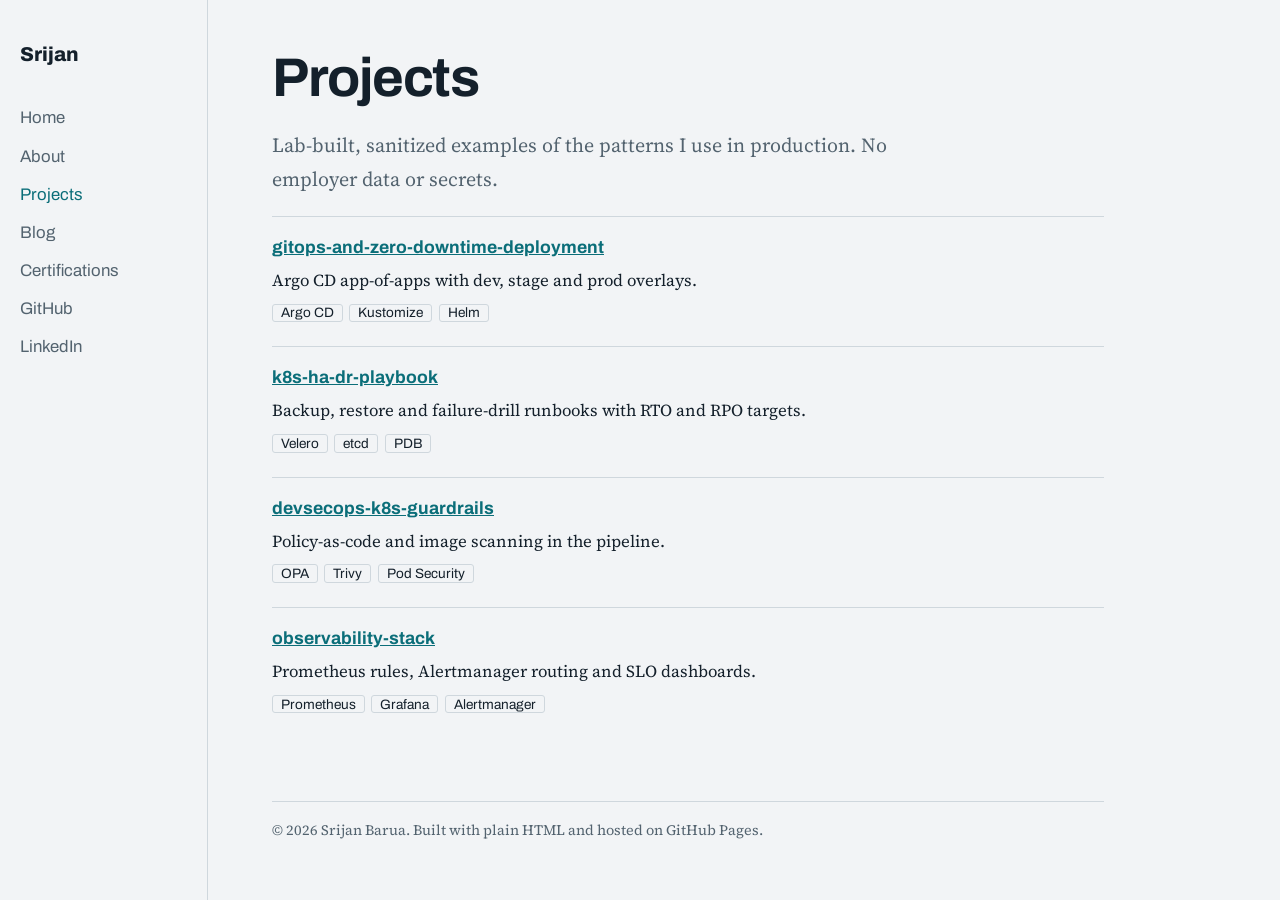
<file: projects.html>
<!DOCTYPE html>
<html lang="en"><head><meta charset="UTF-8"><meta name="viewport" content="width=device-width, initial-scale=1">
<title>Projects | Srijan</title><meta name="description" content="Srijan: platform engineer focused on Kubernetes, GitOps, DevSecOps and observability.">
<link rel="preconnect" href="https://fonts.googleapis.com"><link rel="preconnect" href="https://fonts.gstatic.com" crossorigin>
<link href="https://fonts.googleapis.com/css2?family=Archivo:wght@500;700;800&family=Source+Serif+4:wght@400;600&display=swap" rel="stylesheet">
<link rel="stylesheet" href="css/style.css"></head><body>
<nav aria-label="Main"><a class="name" href="index.html">Srijan</a>
<a href="index.html">Home</a><a href="about.html">About</a><a href="projects.html" aria-current="page">Projects</a><a href="blog/index.html">Blog</a><a href="certifications.html">Certifications</a>
<a href="https://github.com/srijanb40">GitHub</a><a href="https://www.linkedin.com/in/srijanbarua/">LinkedIn</a></nav><main>
<h1>Projects</h1>
<p class="lead">Lab-built, sanitized examples of the patterns I use in production. No employer data or secrets.</p>
<div class="item"><h3><a href="https://github.com/srijanb40/gitops-and-zero-downtime-deployment">gitops-and-zero-downtime-deployment</a></h3><p>Argo CD app-of-apps with dev, stage and prod overlays.</p><p class="tags"><span>Argo CD</span><span>Kustomize</span><span>Helm</span></p></div>
<div class="item"><h3><a href="https://github.com/srijanb40/k8s-ha-dr-playbook">k8s-ha-dr-playbook</a></h3><p>Backup, restore and failure-drill runbooks with RTO and RPO targets.</p><p class="tags"><span>Velero</span><span>etcd</span><span>PDB</span></p></div>
<div class="item"><h3><a href="https://github.com/srijanb40/devsecops-k8s-guardrails">devsecops-k8s-guardrails</a></h3><p>Policy-as-code and image scanning in the pipeline.</p><p class="tags"><span>OPA</span><span>Trivy</span><span>Pod Security</span></p></div>
<div class="item"><h3><a href="https://github.com/srijanb40/observability-stack">observability-stack</a></h3><p>Prometheus rules, Alertmanager routing and SLO dashboards.</p><p class="tags"><span>Prometheus</span><span>Grafana</span><span>Alertmanager</span></p></div>
<footer>© 2026 Srijan Barua. Built with plain HTML and hosted on GitHub Pages.</footer></main></body></html>
</file>
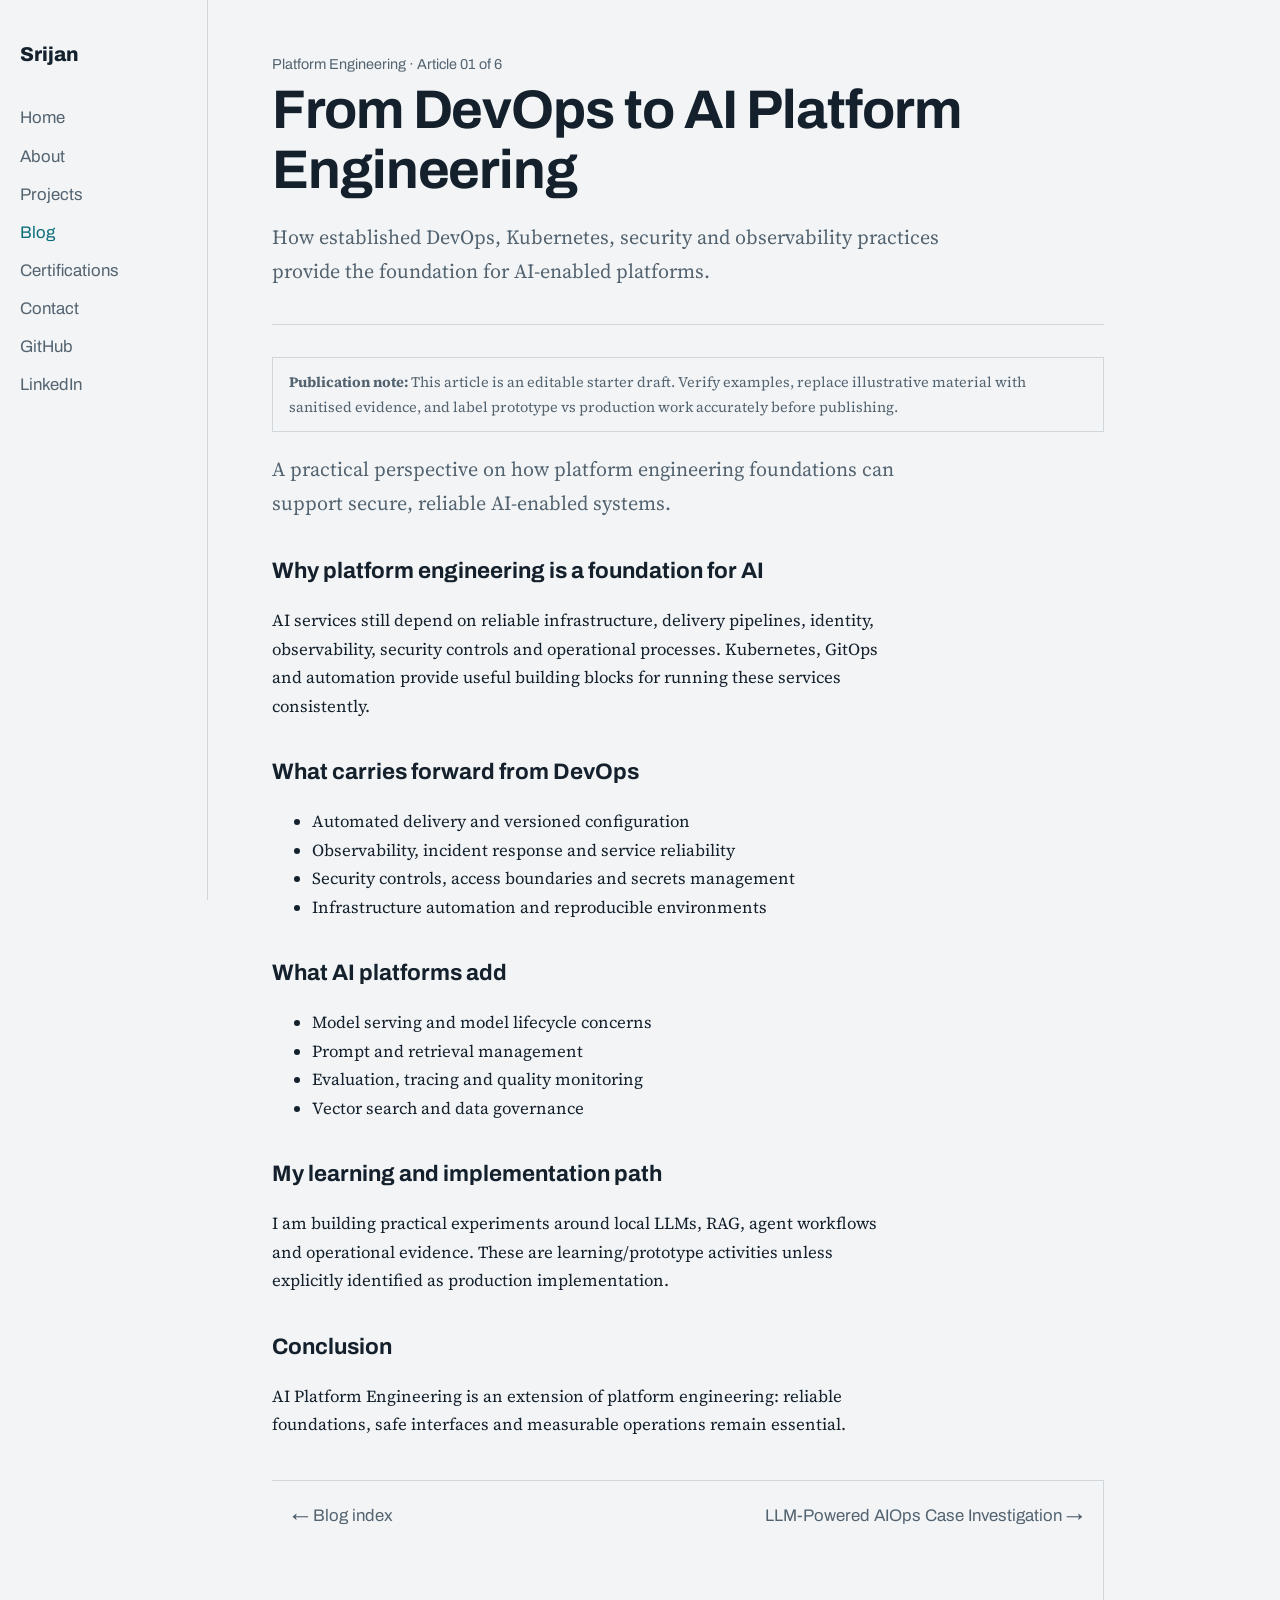
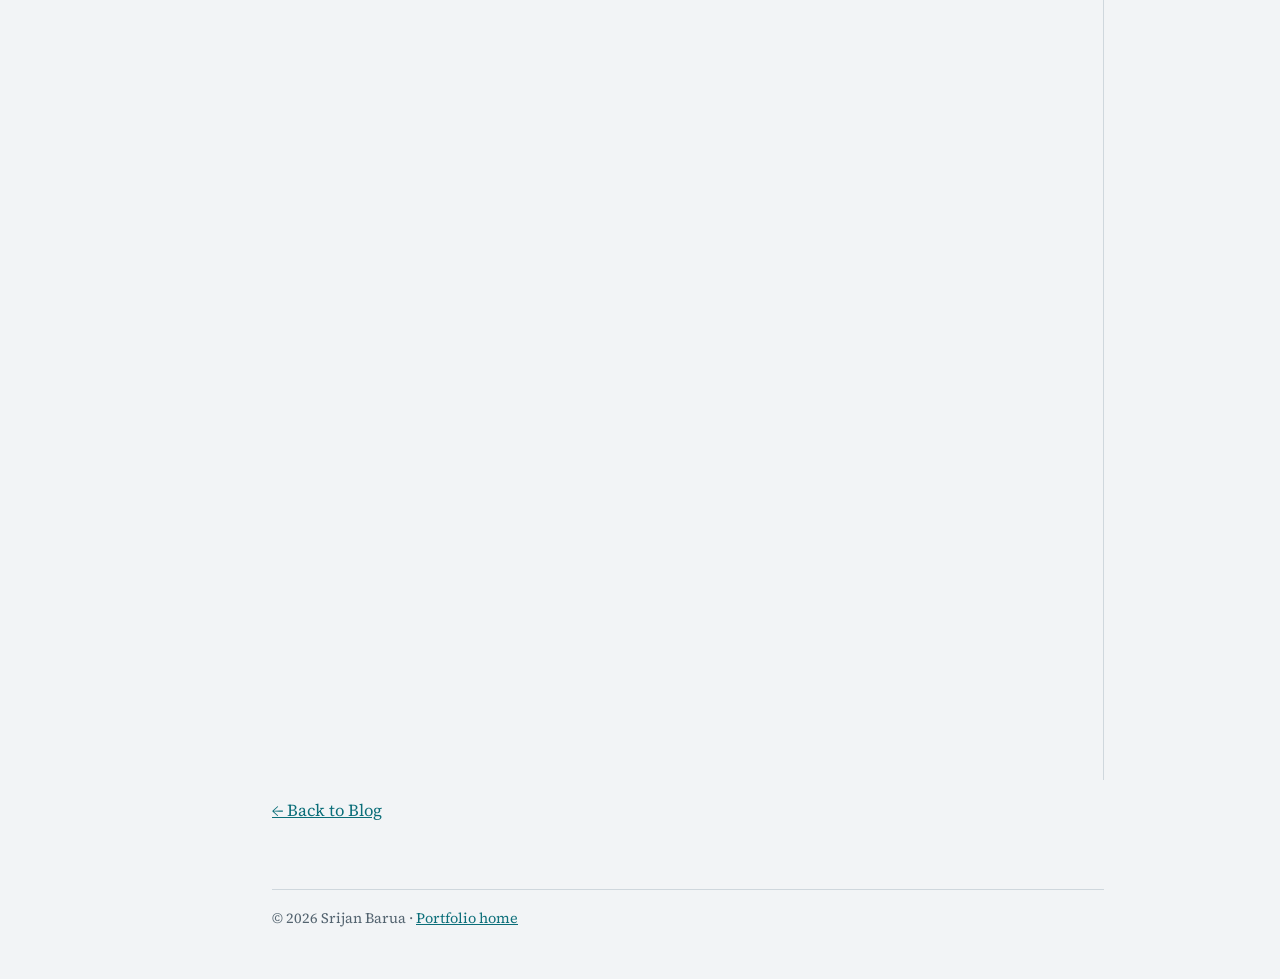
<file: blog/01-devops-to-ai-platform-engineering.html>
<!DOCTYPE html>
<html lang="en"><head><meta charset="UTF-8"><meta name="viewport" content="width=device-width, initial-scale=1">
<title>From DevOps to AI Platform Engineering | Srijan Barua</title><meta name="description" content="How established DevOps, Kubernetes, security and observability practices provide the foundation for AI-enabled platforms.">
<link rel="preconnect" href="https://fonts.googleapis.com"><link rel="preconnect" href="https://fonts.gstatic.com" crossorigin>
<link href="https://fonts.googleapis.com/css2?family=Archivo:wght@500;700;800&family=Source+Serif+4:wght@400;600&display=swap" rel="stylesheet">
<link rel="stylesheet" href="../css/style.css"></head><body><nav aria-label="Main">
<a class="name" href="../index.html">Srijan</a>
<a href="../index.html">Home</a><a href="../about.html">About</a><a href="../projects.html">Projects</a><a href="index.html" aria-current="page">Blog</a><a href="../certifications.html">Certifications</a><a href="../index.html#contact">Contact</a>
<a href="https://github.com/srijanb40" target="_blank" rel="noopener noreferrer">GitHub</a><a href="https://www.linkedin.com/in/srijanbarua/" target="_blank" rel="noopener noreferrer">LinkedIn</a></nav><main><article>
<header class="article-header"><p class="meta">Platform Engineering · Article 01 of 6</p><h1>From DevOps to AI Platform Engineering</h1><p class="lead">How established DevOps, Kubernetes, security and observability practices provide the foundation for AI-enabled platforms.</p></header>
<div class="status-note"><strong>Publication note:</strong> This article is an editable starter draft. Verify examples, replace illustrative material with sanitised evidence, and label prototype vs production work accurately before publishing.</div>
<div class="article-content"><p class="lead">A practical perspective on how platform engineering foundations can support secure, reliable AI-enabled systems.</p>
<h2>Why platform engineering is a foundation for AI</h2><p>AI services still depend on reliable infrastructure, delivery pipelines, identity, observability, security controls and operational processes. Kubernetes, GitOps and automation provide useful building blocks for running these services consistently.</p>
<h2>What carries forward from DevOps</h2><ul><li>Automated delivery and versioned configuration</li><li>Observability, incident response and service reliability</li><li>Security controls, access boundaries and secrets management</li><li>Infrastructure automation and reproducible environments</li></ul>
<h2>What AI platforms add</h2><ul><li>Model serving and model lifecycle concerns</li><li>Prompt and retrieval management</li><li>Evaluation, tracing and quality monitoring</li><li>Vector search and data governance</li></ul>
<h2>My learning and implementation path</h2><p>I am building practical experiments around local LLMs, RAG, agent workflows and operational evidence. These are learning/prototype activities unless explicitly identified as production implementation.</p>
<h2>Conclusion</h2><p>AI Platform Engineering is an extension of platform engineering: reliable foundations, safe interfaces and measurable operations remain essential.</p></div>
<nav class="article-nav" aria-label="Article navigation"><a href="index.html">← Blog index</a><a href="02-llm-powered-aiops.html">LLM-Powered AIOps Case Investigation →</a></nav>
<p><a href="index.html">← Back to Blog</a></p></article><footer>© 2026 Srijan Barua · <a href="../index.html">Portfolio home</a></footer></main></body></html>
</file>
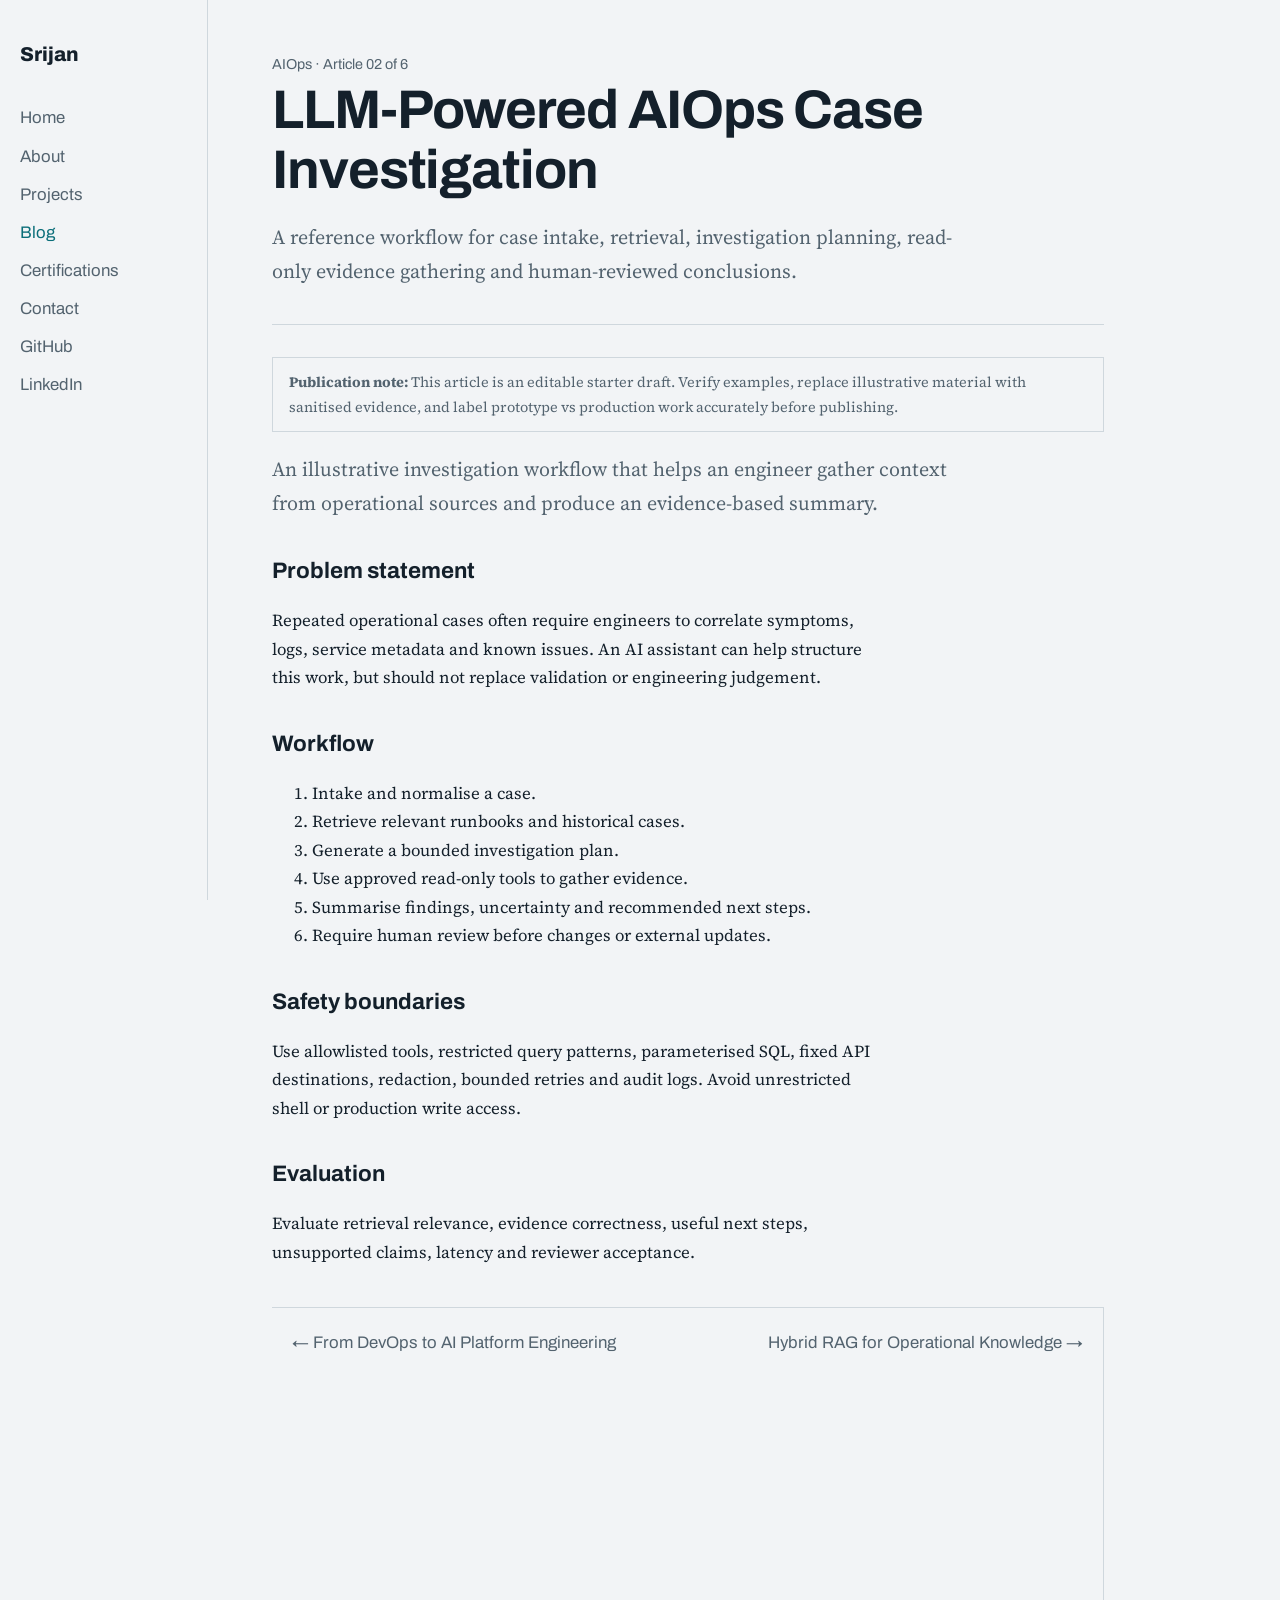
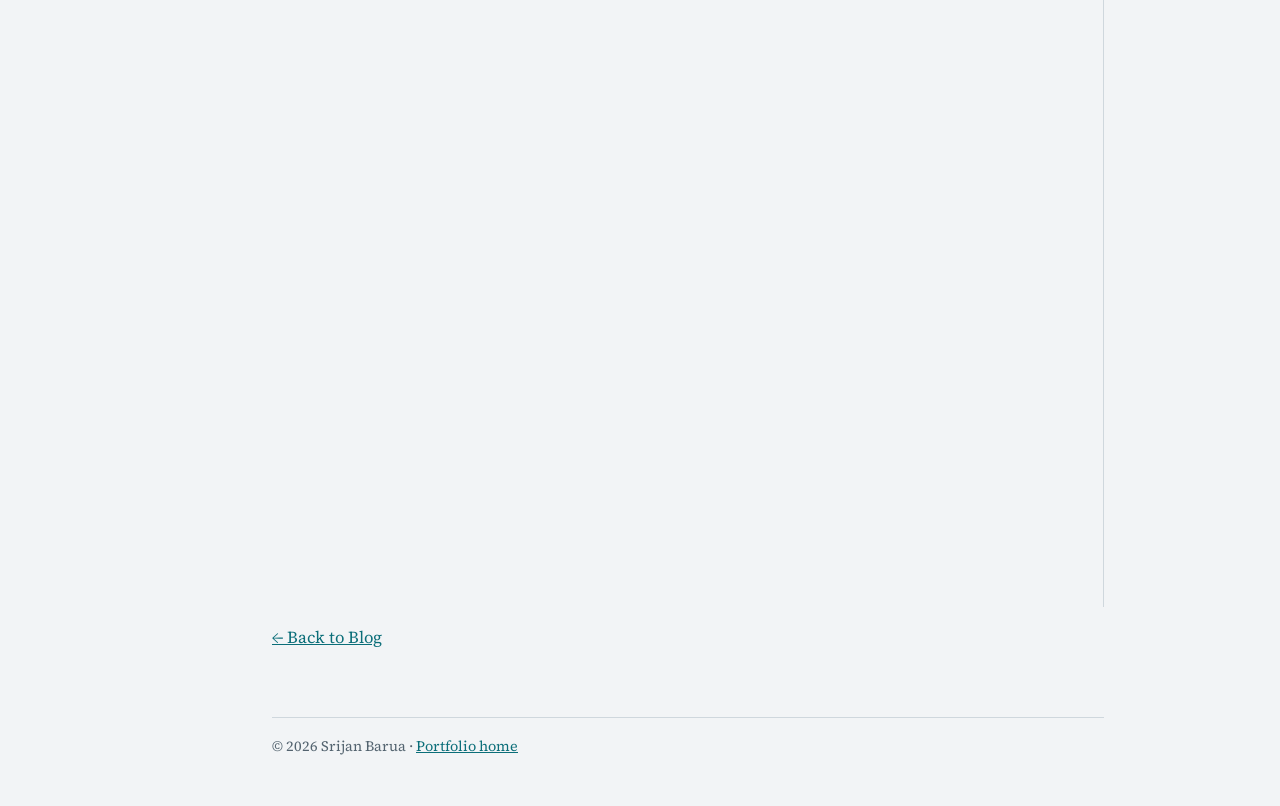
<file: blog/02-llm-powered-aiops.html>
<!DOCTYPE html>
<html lang="en"><head><meta charset="UTF-8"><meta name="viewport" content="width=device-width, initial-scale=1">
<title>LLM-Powered AIOps Case Investigation | Srijan Barua</title><meta name="description" content="A reference workflow for case intake, retrieval, investigation planning, read-only evidence gathering and human-reviewed conclusions.">
<link rel="preconnect" href="https://fonts.googleapis.com"><link rel="preconnect" href="https://fonts.gstatic.com" crossorigin>
<link href="https://fonts.googleapis.com/css2?family=Archivo:wght@500;700;800&family=Source+Serif+4:wght@400;600&display=swap" rel="stylesheet">
<link rel="stylesheet" href="../css/style.css"></head><body><nav aria-label="Main">
<a class="name" href="../index.html">Srijan</a>
<a href="../index.html">Home</a><a href="../about.html">About</a><a href="../projects.html">Projects</a><a href="index.html" aria-current="page">Blog</a><a href="../certifications.html">Certifications</a><a href="../index.html#contact">Contact</a>
<a href="https://github.com/srijanb40" target="_blank" rel="noopener noreferrer">GitHub</a><a href="https://www.linkedin.com/in/srijanbarua/" target="_blank" rel="noopener noreferrer">LinkedIn</a></nav><main><article>
<header class="article-header"><p class="meta">AIOps · Article 02 of 6</p><h1>LLM-Powered AIOps Case Investigation</h1><p class="lead">A reference workflow for case intake, retrieval, investigation planning, read-only evidence gathering and human-reviewed conclusions.</p></header>
<div class="status-note"><strong>Publication note:</strong> This article is an editable starter draft. Verify examples, replace illustrative material with sanitised evidence, and label prototype vs production work accurately before publishing.</div>
<div class="article-content"><p class="lead">An illustrative investigation workflow that helps an engineer gather context from operational sources and produce an evidence-based summary.</p>
<h2>Problem statement</h2><p>Repeated operational cases often require engineers to correlate symptoms, logs, service metadata and known issues. An AI assistant can help structure this work, but should not replace validation or engineering judgement.</p>
<h2>Workflow</h2><ol><li>Intake and normalise a case.</li><li>Retrieve relevant runbooks and historical cases.</li><li>Generate a bounded investigation plan.</li><li>Use approved read-only tools to gather evidence.</li><li>Summarise findings, uncertainty and recommended next steps.</li><li>Require human review before changes or external updates.</li></ol>
<h2>Safety boundaries</h2><p>Use allowlisted tools, restricted query patterns, parameterised SQL, fixed API destinations, redaction, bounded retries and audit logs. Avoid unrestricted shell or production write access.</p>
<h2>Evaluation</h2><p>Evaluate retrieval relevance, evidence correctness, useful next steps, unsupported claims, latency and reviewer acceptance.</p></div>
<nav class="article-nav" aria-label="Article navigation"><a href="01-devops-to-ai-platform-engineering.html">← From DevOps to AI Platform Engineering</a><a href="03-hybrid-rag.html">Hybrid RAG for Operational Knowledge →</a></nav>
<p><a href="index.html">← Back to Blog</a></p></article><footer>© 2026 Srijan Barua · <a href="../index.html">Portfolio home</a></footer></main></body></html>
</file>
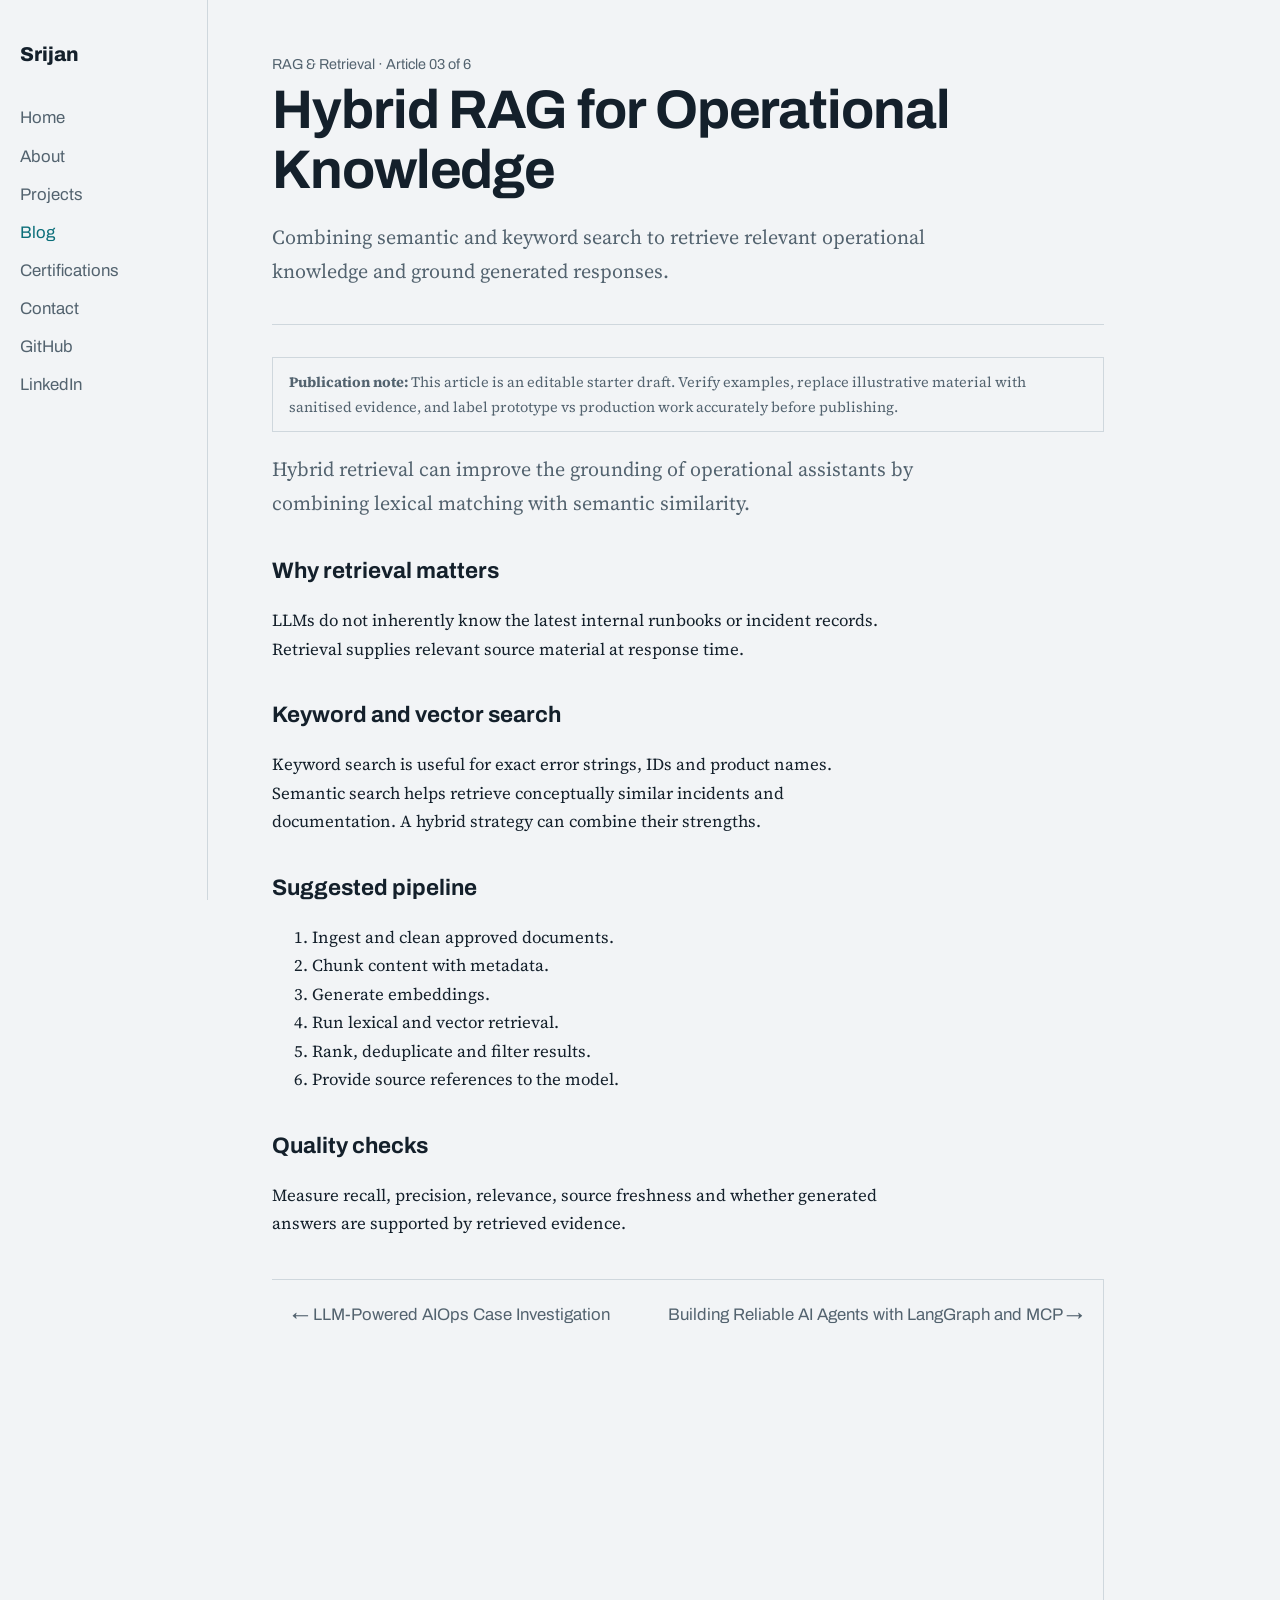
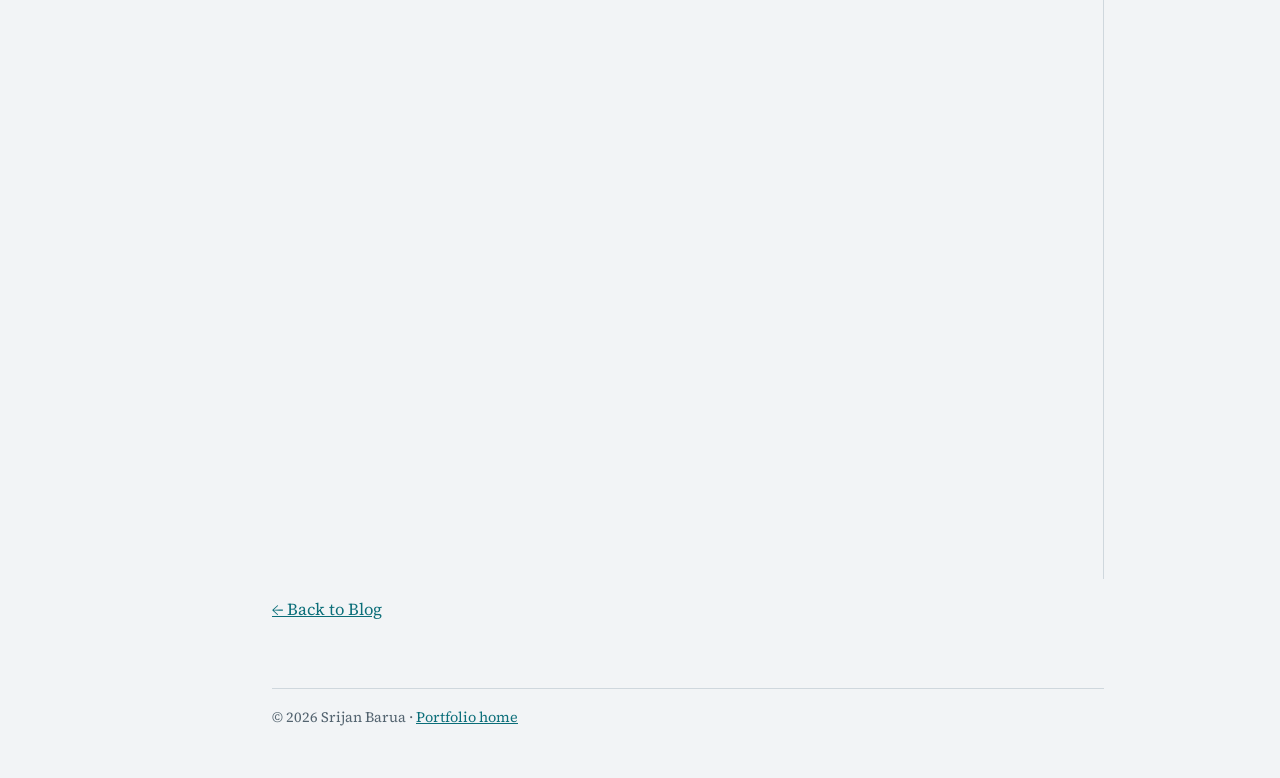
<file: blog/03-hybrid-rag.html>
<!DOCTYPE html>
<html lang="en"><head><meta charset="UTF-8"><meta name="viewport" content="width=device-width, initial-scale=1">
<title>Hybrid RAG for Operational Knowledge | Srijan Barua</title><meta name="description" content="Combining semantic and keyword search to retrieve relevant operational knowledge and ground generated responses.">
<link rel="preconnect" href="https://fonts.googleapis.com"><link rel="preconnect" href="https://fonts.gstatic.com" crossorigin>
<link href="https://fonts.googleapis.com/css2?family=Archivo:wght@500;700;800&family=Source+Serif+4:wght@400;600&display=swap" rel="stylesheet">
<link rel="stylesheet" href="../css/style.css"></head><body><nav aria-label="Main">
<a class="name" href="../index.html">Srijan</a>
<a href="../index.html">Home</a><a href="../about.html">About</a><a href="../projects.html">Projects</a><a href="index.html" aria-current="page">Blog</a><a href="../certifications.html">Certifications</a><a href="../index.html#contact">Contact</a>
<a href="https://github.com/srijanb40" target="_blank" rel="noopener noreferrer">GitHub</a><a href="https://www.linkedin.com/in/srijanbarua/" target="_blank" rel="noopener noreferrer">LinkedIn</a></nav><main><article>
<header class="article-header"><p class="meta">RAG & Retrieval · Article 03 of 6</p><h1>Hybrid RAG for Operational Knowledge</h1><p class="lead">Combining semantic and keyword search to retrieve relevant operational knowledge and ground generated responses.</p></header>
<div class="status-note"><strong>Publication note:</strong> This article is an editable starter draft. Verify examples, replace illustrative material with sanitised evidence, and label prototype vs production work accurately before publishing.</div>
<div class="article-content"><p class="lead">Hybrid retrieval can improve the grounding of operational assistants by combining lexical matching with semantic similarity.</p>
<h2>Why retrieval matters</h2><p>LLMs do not inherently know the latest internal runbooks or incident records. Retrieval supplies relevant source material at response time.</p>
<h2>Keyword and vector search</h2><p>Keyword search is useful for exact error strings, IDs and product names. Semantic search helps retrieve conceptually similar incidents and documentation. A hybrid strategy can combine their strengths.</p>
<h2>Suggested pipeline</h2><ol><li>Ingest and clean approved documents.</li><li>Chunk content with metadata.</li><li>Generate embeddings.</li><li>Run lexical and vector retrieval.</li><li>Rank, deduplicate and filter results.</li><li>Provide source references to the model.</li></ol>
<h2>Quality checks</h2><p>Measure recall, precision, relevance, source freshness and whether generated answers are supported by retrieved evidence.</p></div>
<nav class="article-nav" aria-label="Article navigation"><a href="02-llm-powered-aiops.html">← LLM-Powered AIOps Case Investigation</a><a href="04-reliable-ai-agents.html">Building Reliable AI Agents with LangGraph and MCP →</a></nav>
<p><a href="index.html">← Back to Blog</a></p></article><footer>© 2026 Srijan Barua · <a href="../index.html">Portfolio home</a></footer></main></body></html>
</file>
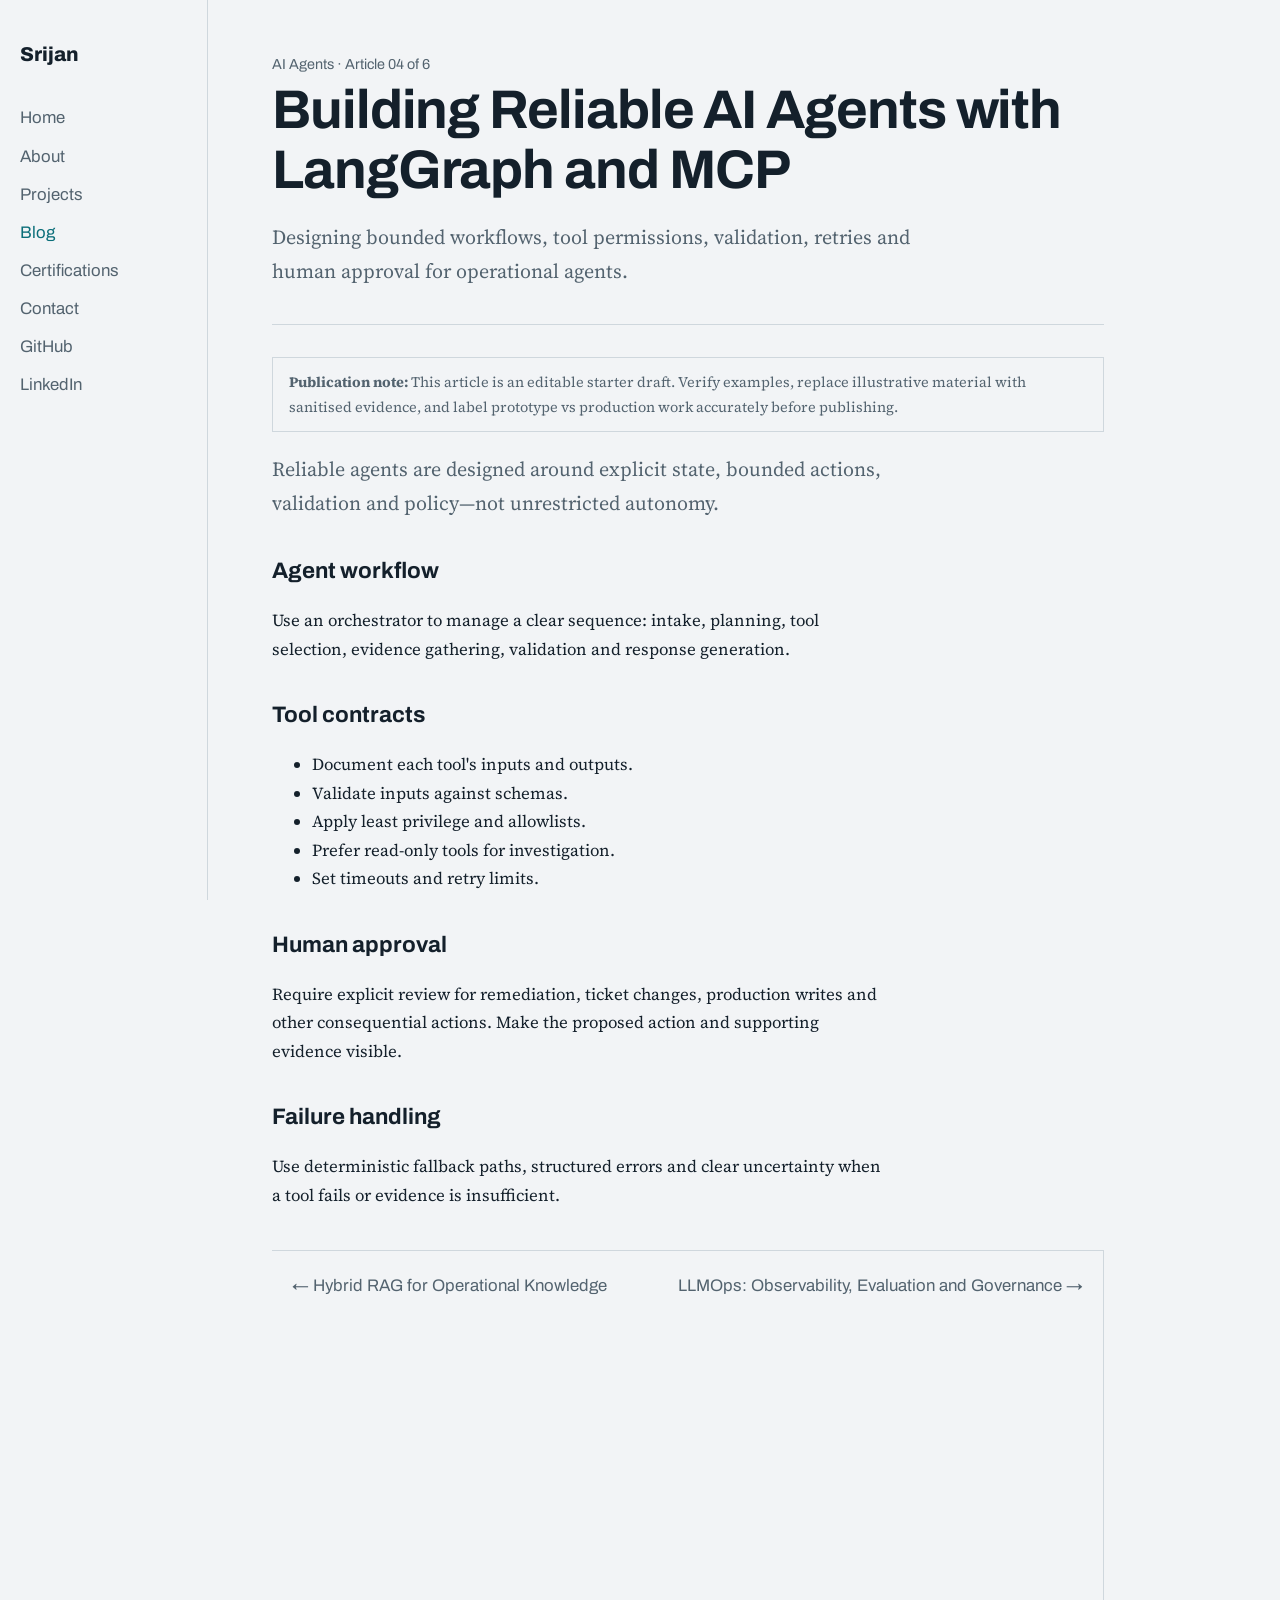
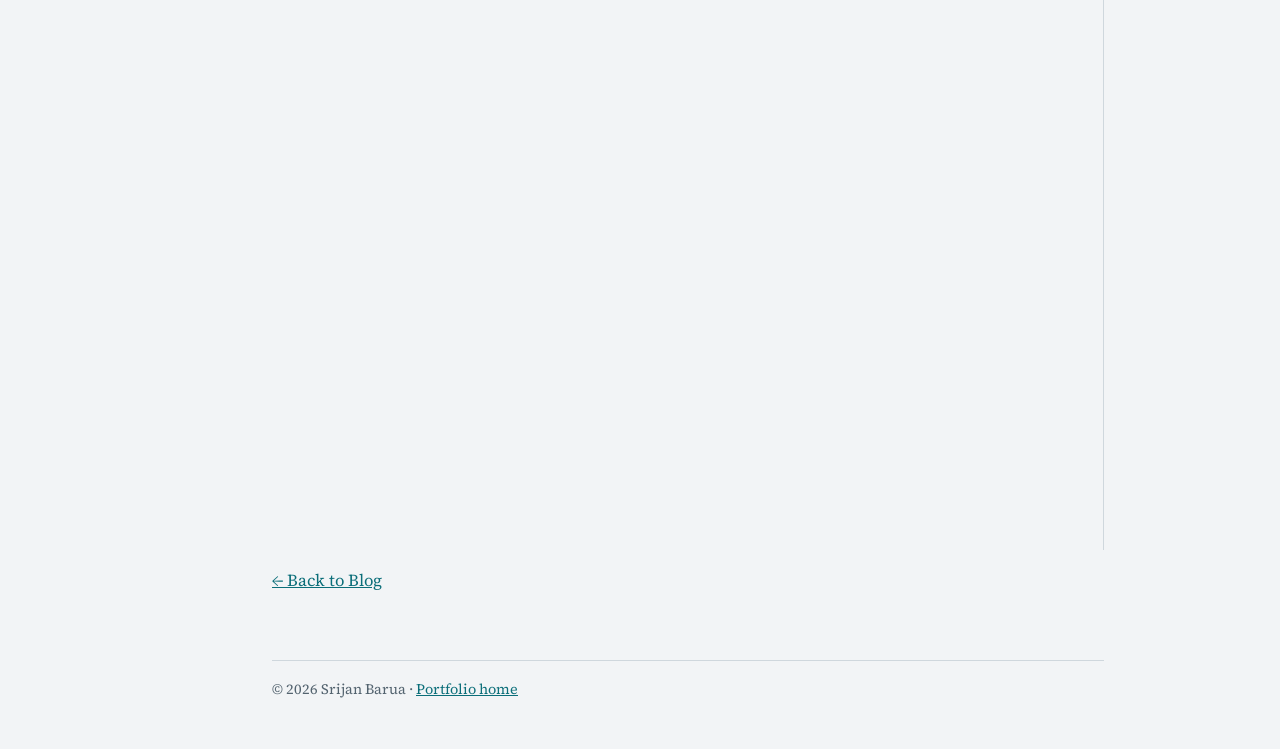
<file: blog/04-reliable-ai-agents.html>
<!DOCTYPE html>
<html lang="en"><head><meta charset="UTF-8"><meta name="viewport" content="width=device-width, initial-scale=1">
<title>Building Reliable AI Agents with LangGraph and MCP | Srijan Barua</title><meta name="description" content="Designing bounded workflows, tool permissions, validation, retries and human approval for operational agents.">
<link rel="preconnect" href="https://fonts.googleapis.com"><link rel="preconnect" href="https://fonts.gstatic.com" crossorigin>
<link href="https://fonts.googleapis.com/css2?family=Archivo:wght@500;700;800&family=Source+Serif+4:wght@400;600&display=swap" rel="stylesheet">
<link rel="stylesheet" href="../css/style.css"></head><body><nav aria-label="Main">
<a class="name" href="../index.html">Srijan</a>
<a href="../index.html">Home</a><a href="../about.html">About</a><a href="../projects.html">Projects</a><a href="index.html" aria-current="page">Blog</a><a href="../certifications.html">Certifications</a><a href="../index.html#contact">Contact</a>
<a href="https://github.com/srijanb40" target="_blank" rel="noopener noreferrer">GitHub</a><a href="https://www.linkedin.com/in/srijanbarua/" target="_blank" rel="noopener noreferrer">LinkedIn</a></nav><main><article>
<header class="article-header"><p class="meta">AI Agents · Article 04 of 6</p><h1>Building Reliable AI Agents with LangGraph and MCP</h1><p class="lead">Designing bounded workflows, tool permissions, validation, retries and human approval for operational agents.</p></header>
<div class="status-note"><strong>Publication note:</strong> This article is an editable starter draft. Verify examples, replace illustrative material with sanitised evidence, and label prototype vs production work accurately before publishing.</div>
<div class="article-content"><p class="lead">Reliable agents are designed around explicit state, bounded actions, validation and policy—not unrestricted autonomy.</p>
<h2>Agent workflow</h2><p>Use an orchestrator to manage a clear sequence: intake, planning, tool selection, evidence gathering, validation and response generation.</p>
<h2>Tool contracts</h2><ul><li>Document each tool's inputs and outputs.</li><li>Validate inputs against schemas.</li><li>Apply least privilege and allowlists.</li><li>Prefer read-only tools for investigation.</li><li>Set timeouts and retry limits.</li></ul>
<h2>Human approval</h2><p>Require explicit review for remediation, ticket changes, production writes and other consequential actions. Make the proposed action and supporting evidence visible.</p>
<h2>Failure handling</h2><p>Use deterministic fallback paths, structured errors and clear uncertainty when a tool fails or evidence is insufficient.</p></div>
<nav class="article-nav" aria-label="Article navigation"><a href="03-hybrid-rag.html">← Hybrid RAG for Operational Knowledge</a><a href="05-llmops-observability.html">LLMOps: Observability, Evaluation and Governance →</a></nav>
<p><a href="index.html">← Back to Blog</a></p></article><footer>© 2026 Srijan Barua · <a href="../index.html">Portfolio home</a></footer></main></body></html>
</file>
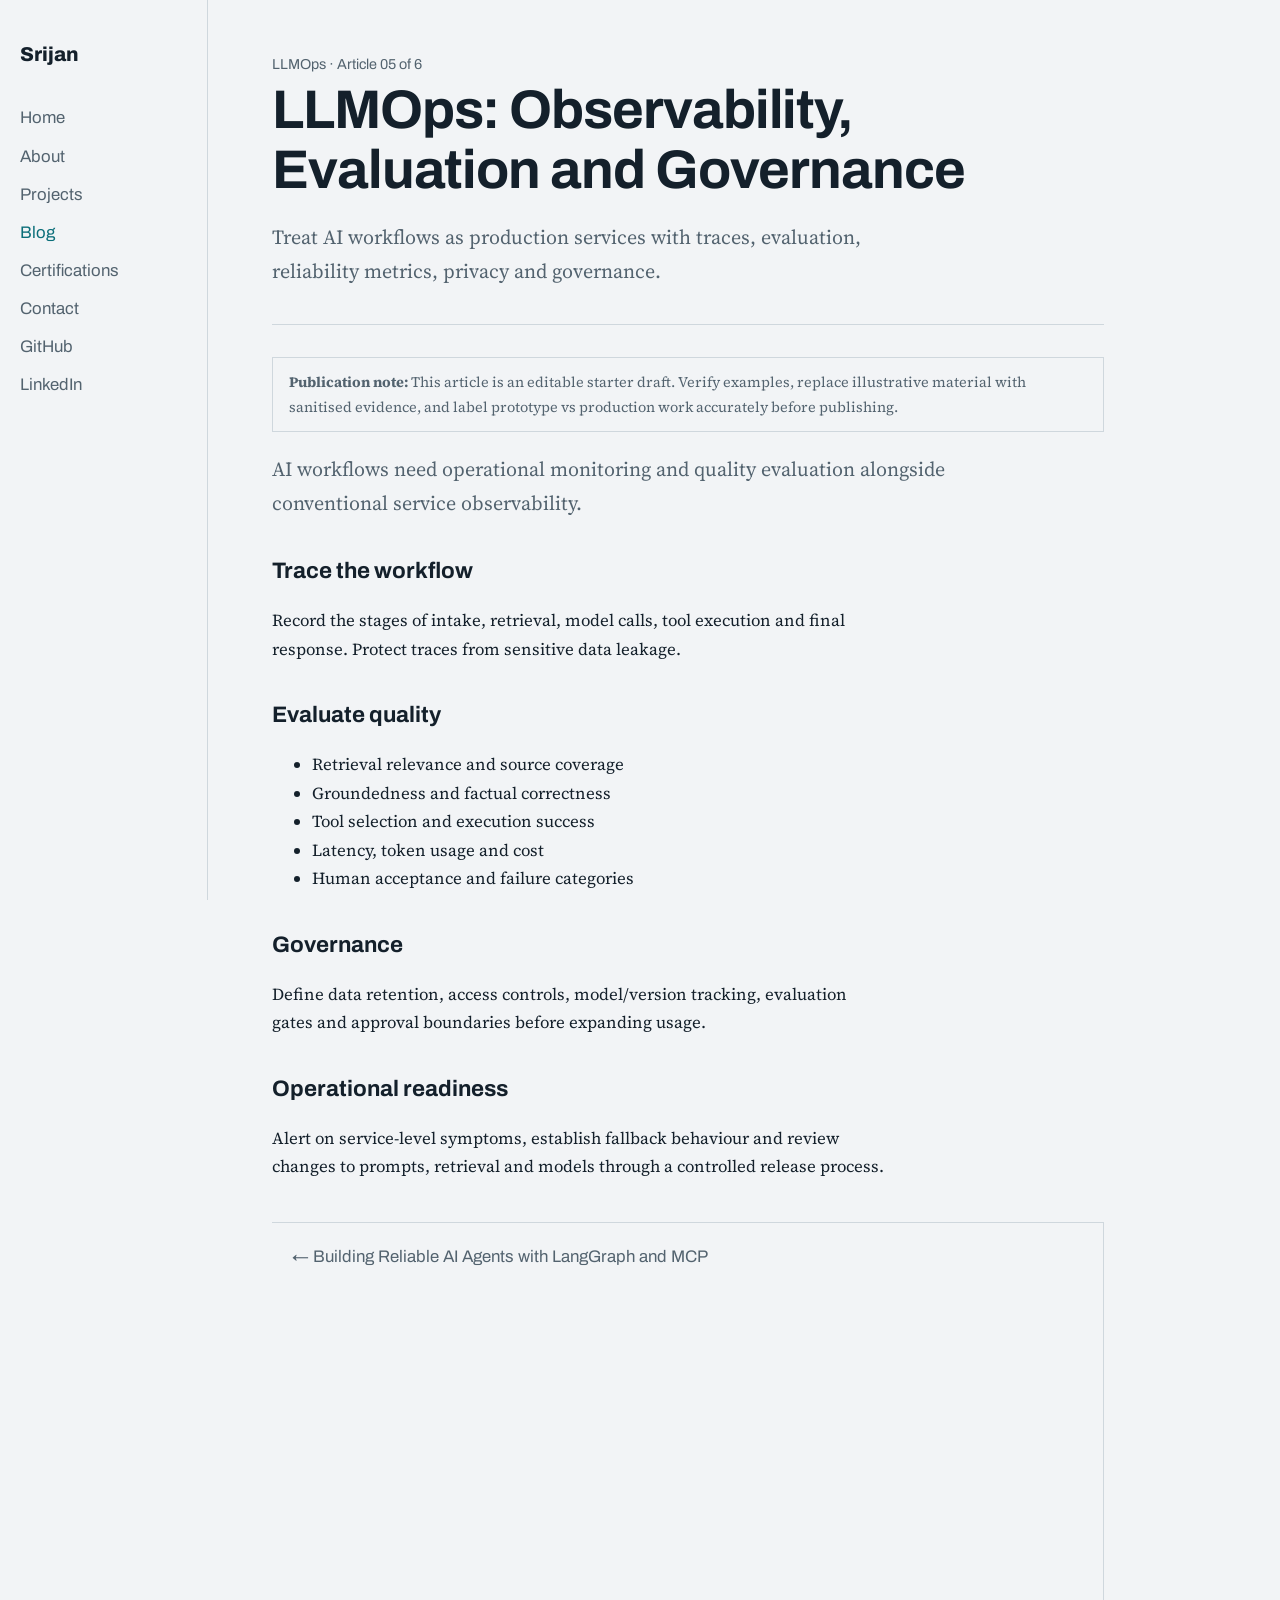
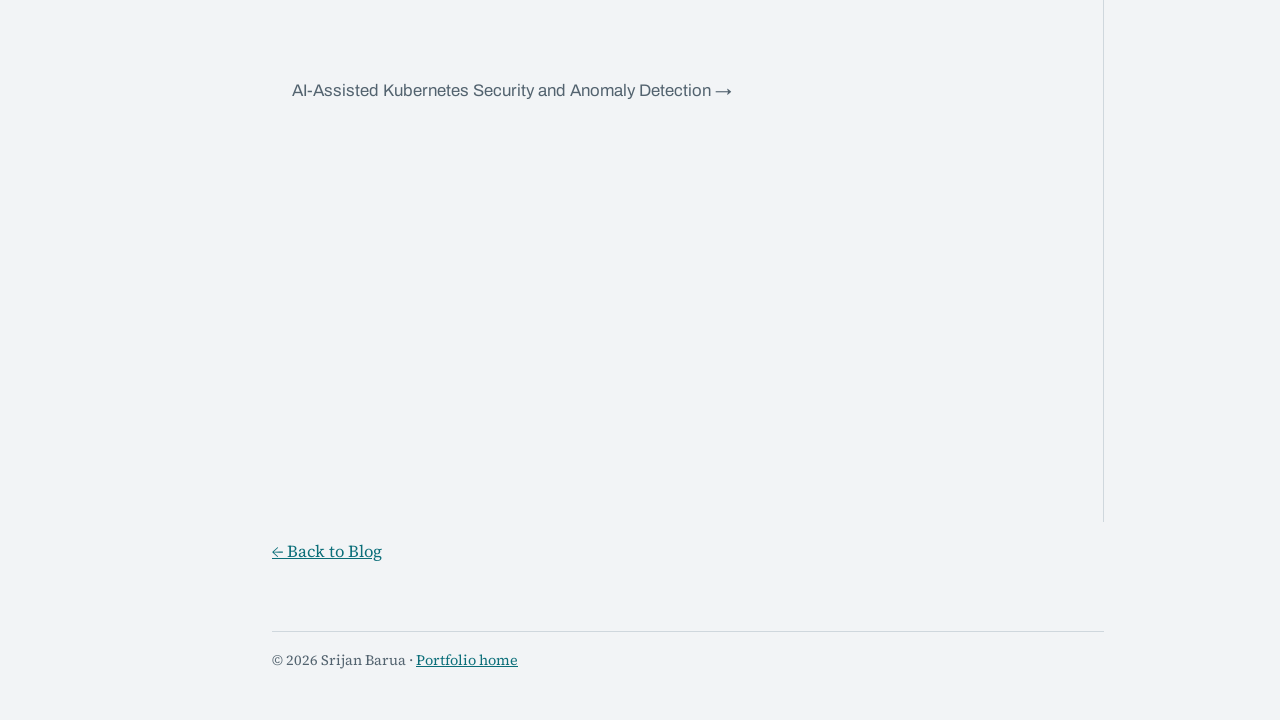
<file: blog/05-llmops-observability.html>
<!DOCTYPE html>
<html lang="en"><head><meta charset="UTF-8"><meta name="viewport" content="width=device-width, initial-scale=1">
<title>LLMOps: Observability, Evaluation and Governance | Srijan Barua</title><meta name="description" content="Treat AI workflows as production services with traces, evaluation, reliability metrics, privacy and governance.">
<link rel="preconnect" href="https://fonts.googleapis.com"><link rel="preconnect" href="https://fonts.gstatic.com" crossorigin>
<link href="https://fonts.googleapis.com/css2?family=Archivo:wght@500;700;800&family=Source+Serif+4:wght@400;600&display=swap" rel="stylesheet">
<link rel="stylesheet" href="../css/style.css"></head><body><nav aria-label="Main">
<a class="name" href="../index.html">Srijan</a>
<a href="../index.html">Home</a><a href="../about.html">About</a><a href="../projects.html">Projects</a><a href="index.html" aria-current="page">Blog</a><a href="../certifications.html">Certifications</a><a href="../index.html#contact">Contact</a>
<a href="https://github.com/srijanb40" target="_blank" rel="noopener noreferrer">GitHub</a><a href="https://www.linkedin.com/in/srijanbarua/" target="_blank" rel="noopener noreferrer">LinkedIn</a></nav><main><article>
<header class="article-header"><p class="meta">LLMOps · Article 05 of 6</p><h1>LLMOps: Observability, Evaluation and Governance</h1><p class="lead">Treat AI workflows as production services with traces, evaluation, reliability metrics, privacy and governance.</p></header>
<div class="status-note"><strong>Publication note:</strong> This article is an editable starter draft. Verify examples, replace illustrative material with sanitised evidence, and label prototype vs production work accurately before publishing.</div>
<div class="article-content"><p class="lead">AI workflows need operational monitoring and quality evaluation alongside conventional service observability.</p>
<h2>Trace the workflow</h2><p>Record the stages of intake, retrieval, model calls, tool execution and final response. Protect traces from sensitive data leakage.</p>
<h2>Evaluate quality</h2><ul><li>Retrieval relevance and source coverage</li><li>Groundedness and factual correctness</li><li>Tool selection and execution success</li><li>Latency, token usage and cost</li><li>Human acceptance and failure categories</li></ul>
<h2>Governance</h2><p>Define data retention, access controls, model/version tracking, evaluation gates and approval boundaries before expanding usage.</p>
<h2>Operational readiness</h2><p>Alert on service-level symptoms, establish fallback behaviour and review changes to prompts, retrieval and models through a controlled release process.</p></div>
<nav class="article-nav" aria-label="Article navigation"><a href="04-reliable-ai-agents.html">← Building Reliable AI Agents with LangGraph and MCP</a><a href="06-ai-kubernetes-security.html">AI-Assisted Kubernetes Security and Anomaly Detection →</a></nav>
<p><a href="index.html">← Back to Blog</a></p></article><footer>© 2026 Srijan Barua · <a href="../index.html">Portfolio home</a></footer></main></body></html>
</file>
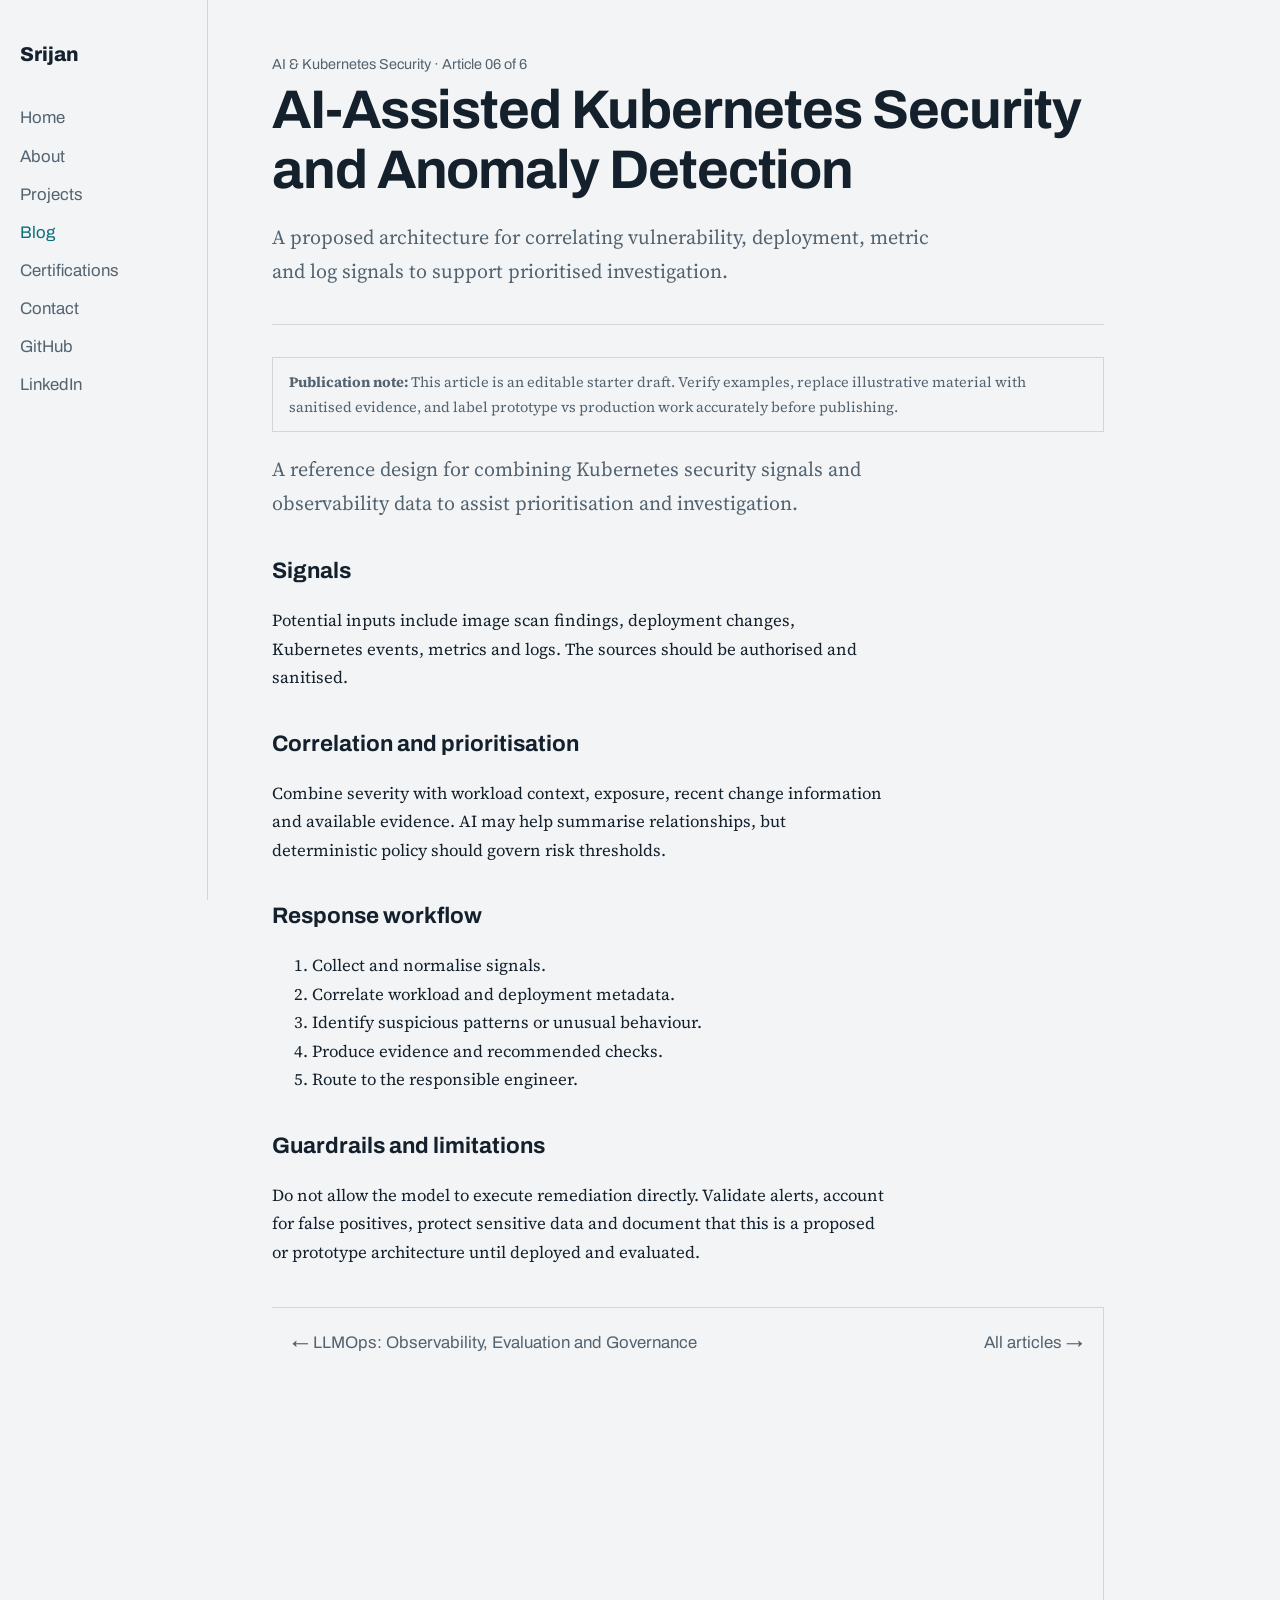
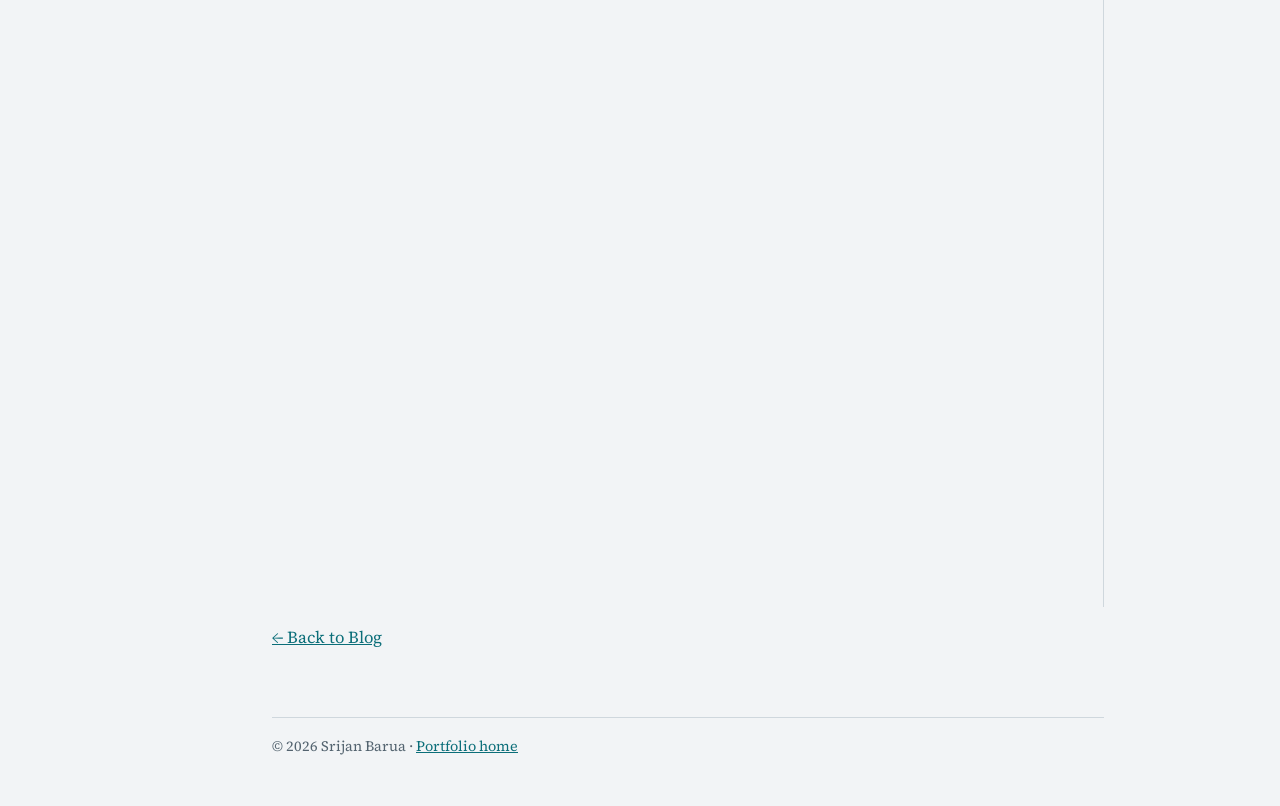
<file: blog/06-ai-kubernetes-security.html>
<!DOCTYPE html>
<html lang="en"><head><meta charset="UTF-8"><meta name="viewport" content="width=device-width, initial-scale=1">
<title>AI-Assisted Kubernetes Security and Anomaly Detection | Srijan Barua</title><meta name="description" content="A proposed architecture for correlating vulnerability, deployment, metric and log signals to support prioritised investigation.">
<link rel="preconnect" href="https://fonts.googleapis.com"><link rel="preconnect" href="https://fonts.gstatic.com" crossorigin>
<link href="https://fonts.googleapis.com/css2?family=Archivo:wght@500;700;800&family=Source+Serif+4:wght@400;600&display=swap" rel="stylesheet">
<link rel="stylesheet" href="../css/style.css"></head><body><nav aria-label="Main">
<a class="name" href="../index.html">Srijan</a>
<a href="../index.html">Home</a><a href="../about.html">About</a><a href="../projects.html">Projects</a><a href="index.html" aria-current="page">Blog</a><a href="../certifications.html">Certifications</a><a href="../index.html#contact">Contact</a>
<a href="https://github.com/srijanb40" target="_blank" rel="noopener noreferrer">GitHub</a><a href="https://www.linkedin.com/in/srijanbarua/" target="_blank" rel="noopener noreferrer">LinkedIn</a></nav><main><article>
<header class="article-header"><p class="meta">AI & Kubernetes Security · Article 06 of 6</p><h1>AI-Assisted Kubernetes Security and Anomaly Detection</h1><p class="lead">A proposed architecture for correlating vulnerability, deployment, metric and log signals to support prioritised investigation.</p></header>
<div class="status-note"><strong>Publication note:</strong> This article is an editable starter draft. Verify examples, replace illustrative material with sanitised evidence, and label prototype vs production work accurately before publishing.</div>
<div class="article-content"><p class="lead">A reference design for combining Kubernetes security signals and observability data to assist prioritisation and investigation.</p>
<h2>Signals</h2><p>Potential inputs include image scan findings, deployment changes, Kubernetes events, metrics and logs. The sources should be authorised and sanitised.</p>
<h2>Correlation and prioritisation</h2><p>Combine severity with workload context, exposure, recent change information and available evidence. AI may help summarise relationships, but deterministic policy should govern risk thresholds.</p>
<h2>Response workflow</h2><ol><li>Collect and normalise signals.</li><li>Correlate workload and deployment metadata.</li><li>Identify suspicious patterns or unusual behaviour.</li><li>Produce evidence and recommended checks.</li><li>Route to the responsible engineer.</li></ol>
<h2>Guardrails and limitations</h2><p>Do not allow the model to execute remediation directly. Validate alerts, account for false positives, protect sensitive data and document that this is a proposed or prototype architecture until deployed and evaluated.</p></div>
<nav class="article-nav" aria-label="Article navigation"><a href="05-llmops-observability.html">← LLMOps: Observability, Evaluation and Governance</a><a href="index.html">All articles →</a></nav>
<p><a href="index.html">← Back to Blog</a></p></article><footer>© 2026 Srijan Barua · <a href="../index.html">Portfolio home</a></footer></main></body></html>
</file>
<file: css/style.css>
:root{--bg:#f2f4f6;--ink:#14202b;--mute:#53636f;--line:#cfd7dd;--accent:#0b6e79;--panel:#fff}
@media (prefers-color-scheme:dark){:root{--bg:#10181f;--ink:#e6edf2;--mute:#9aabb8;--line:#2a3944;--accent:#4fc3cf;--panel:#17222b}}
*{box-sizing:border-box}
html{scroll-padding-top:1rem}
body{margin:0;background:var(--bg);color:var(--ink);font:1.05rem/1.7 "Source Serif 4",Georgia,serif;display:grid;grid-template-columns:13rem minmax(0,1fr);min-height:100vh}
h1,h2,h3,nav,.meta{font-family:"Archivo","Helvetica Neue",Arial,sans-serif}
nav{position:sticky;top:0;align-self:start;height:100vh;padding:2rem 1.25rem;border-right:1px solid var(--line)}
nav .name{font-weight:800;font-size:1.25rem;display:block;margin-bottom:1.5rem;color:var(--ink);text-decoration:none}
nav a{display:block;padding:.3rem 0;color:var(--mute);text-decoration:none}
nav a:hover,nav a[aria-current]{color:var(--accent)}
nav a:focus-visible,a:focus-visible{outline:2px solid var(--accent);outline-offset:2px}
main{padding:3rem clamp(1.25rem,5vw,4rem);max-width:60rem}
h1{font-size:clamp(2rem,5vw,3.4rem);line-height:1.1;margin:0 0 1rem;letter-spacing:-.02em}
h2{font-size:1.4rem;margin:2.5rem 0 .75rem}
h3{font-size:1.1rem;margin:0 0 .25rem}
p,li{max-width:68ch}
a{color:var(--accent)}
.lead{font-size:1.25rem;color:var(--mute)}
dl{display:grid;grid-template-columns:11rem 1fr;gap:.5rem 1.5rem;border-top:1px solid var(--line);padding-top:1rem}
dt{font-family:"Archivo",sans-serif;font-weight:700}dd{margin:0}
.item{padding:1rem 0;border-top:1px solid var(--line)}
.item p{margin:.2rem 0}
.meta{color:var(--mute);font-size:.9rem}
.tags span{display:inline-block;margin:.15rem .4rem .15rem 0;padding:.05rem .5rem;border:1px solid var(--line);border-radius:3px;font:.85rem "Archivo",sans-serif}
pre{background:var(--panel);border:1px solid var(--line);padding:1rem;overflow-x:auto;font-size:.9rem}
code{font-family:ui-monospace,Menlo,Consolas,monospace}
footer{margin-top:4rem;padding-top:1rem;border-top:1px solid var(--line);color:var(--mute);font-size:.9rem}
@media (max-width:720px){body{display:block}nav{position:static;height:auto;border:0;border-bottom:1px solid var(--line);display:flex;flex-wrap:wrap;gap:.25rem 1rem;padding:1rem}nav .name{width:100%;margin:0}dl{grid-template-columns:1fr}}


/* Blog additions — uses the existing portfolio theme variables and typography */
.blog-intro{margin-bottom:2.5rem}
.blog-list{display:grid;gap:0}
.blog-card{padding:1.25rem 0;border-top:1px solid var(--line)}
.blog-card h2{margin:.35rem 0 .5rem;font-size:1.35rem}
.blog-card .blog-meta{font-family:"Archivo",sans-serif;font-size:.85rem;color:var(--mute)}
.blog-card .blog-excerpt{margin:.4rem 0 .75rem}
.blog-card .blog-tags{display:flex;flex-wrap:wrap;gap:.35rem}
.blog-card .blog-tags span{display:inline-block;border:1px solid var(--line);border-radius:3px;padding:.1rem .5rem;font:.8rem "Archivo",sans-serif;color:var(--mute)}
.blog-card a.read-link{font-family:"Archivo",sans-serif;font-weight:600}
.article-header{padding-bottom:1rem;border-bottom:1px solid var(--line);margin-bottom:2rem}
.article-header .meta{margin:.25rem 0}
.article-content h2{margin-top:2rem}
.article-content h3{margin-top:1.25rem}
.article-content blockquote{border-left:3px solid var(--accent);margin:1.5rem 0;padding:.25rem 1rem;color:var(--mute)}
.article-nav{display:flex;flex-wrap:wrap;justify-content:space-between;gap:1rem;border-top:1px solid var(--line);padding-top:1rem;margin-top:2.5rem}
.status-note{border:1px solid var(--line);padding:.75rem 1rem;color:var(--mute);font-size:.9rem}
.home-blog-preview{margin:2rem 0;padding:1.5rem 0;border-top:1px solid var(--line);border-bottom:1px solid var(--line)}
@media(max-width:720px){.article-nav{display:block}.article-nav a{display:block;margin:.5rem 0}}
</file>
